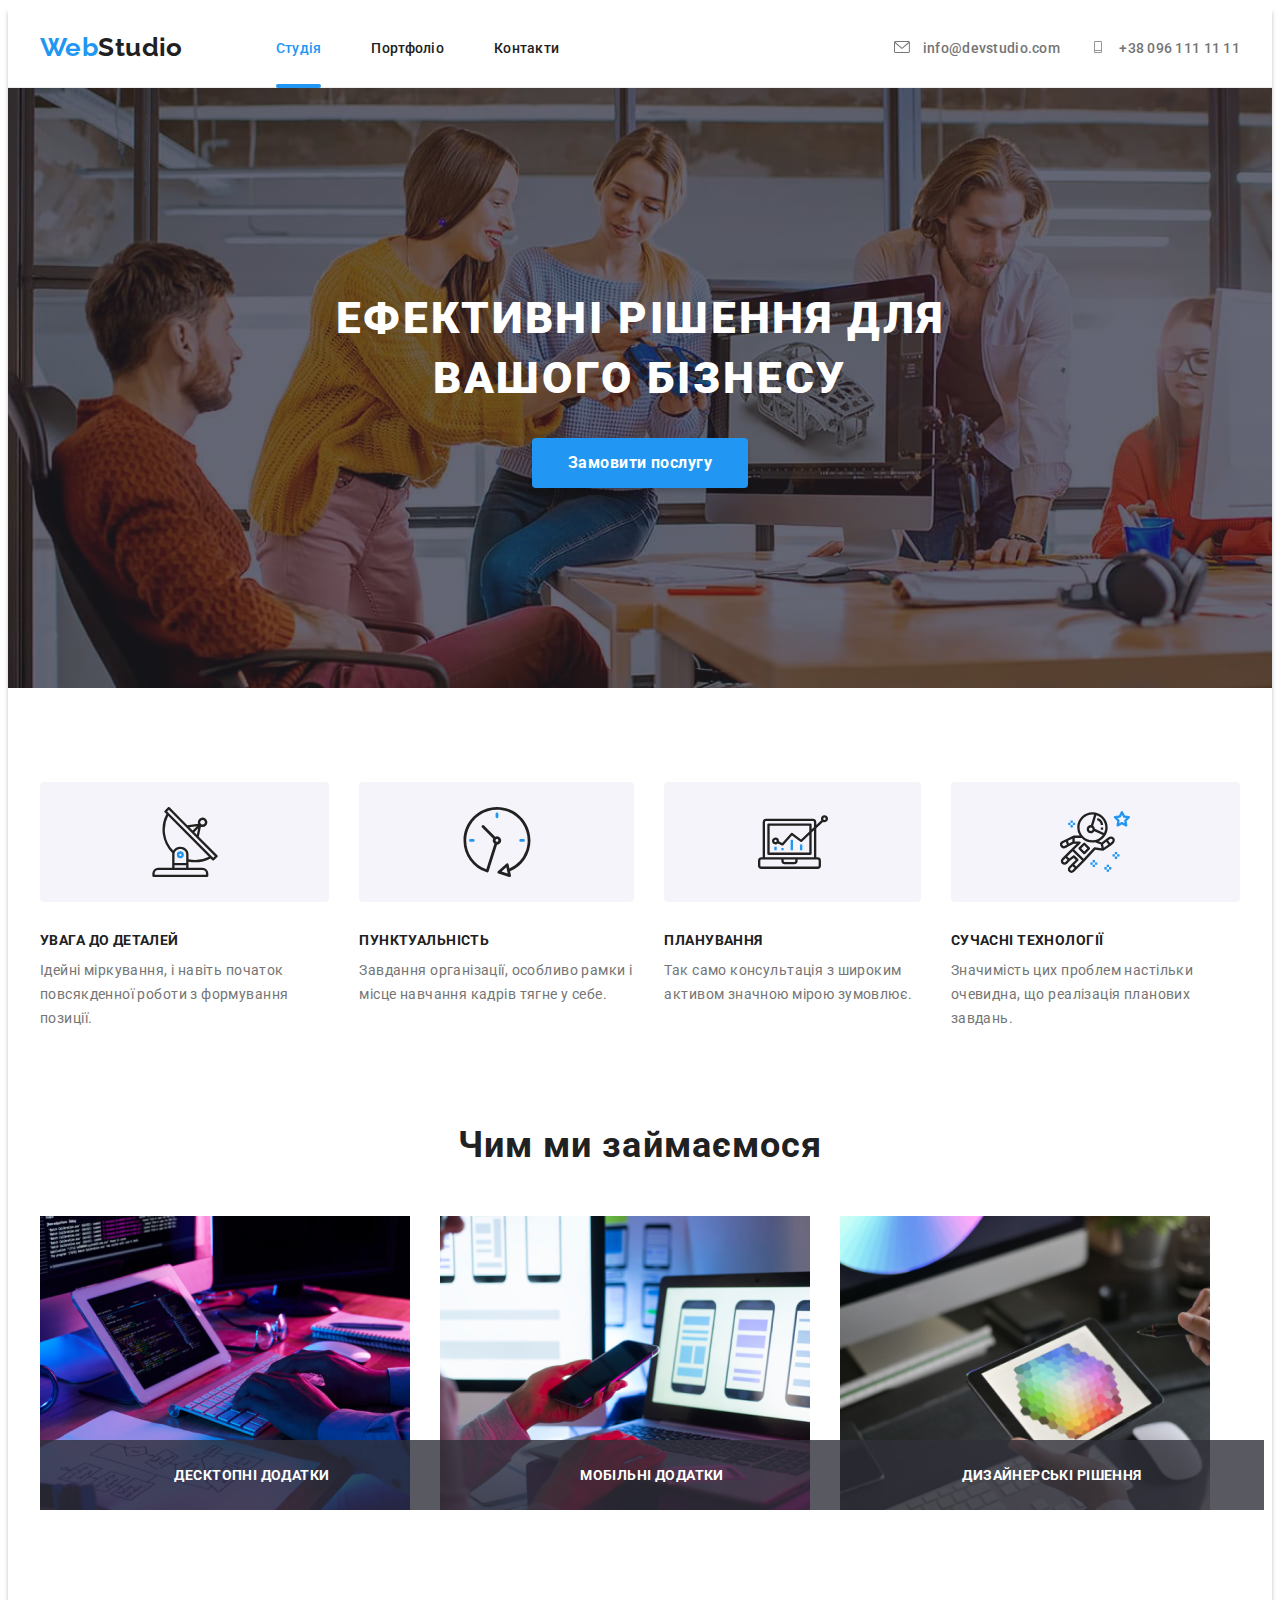
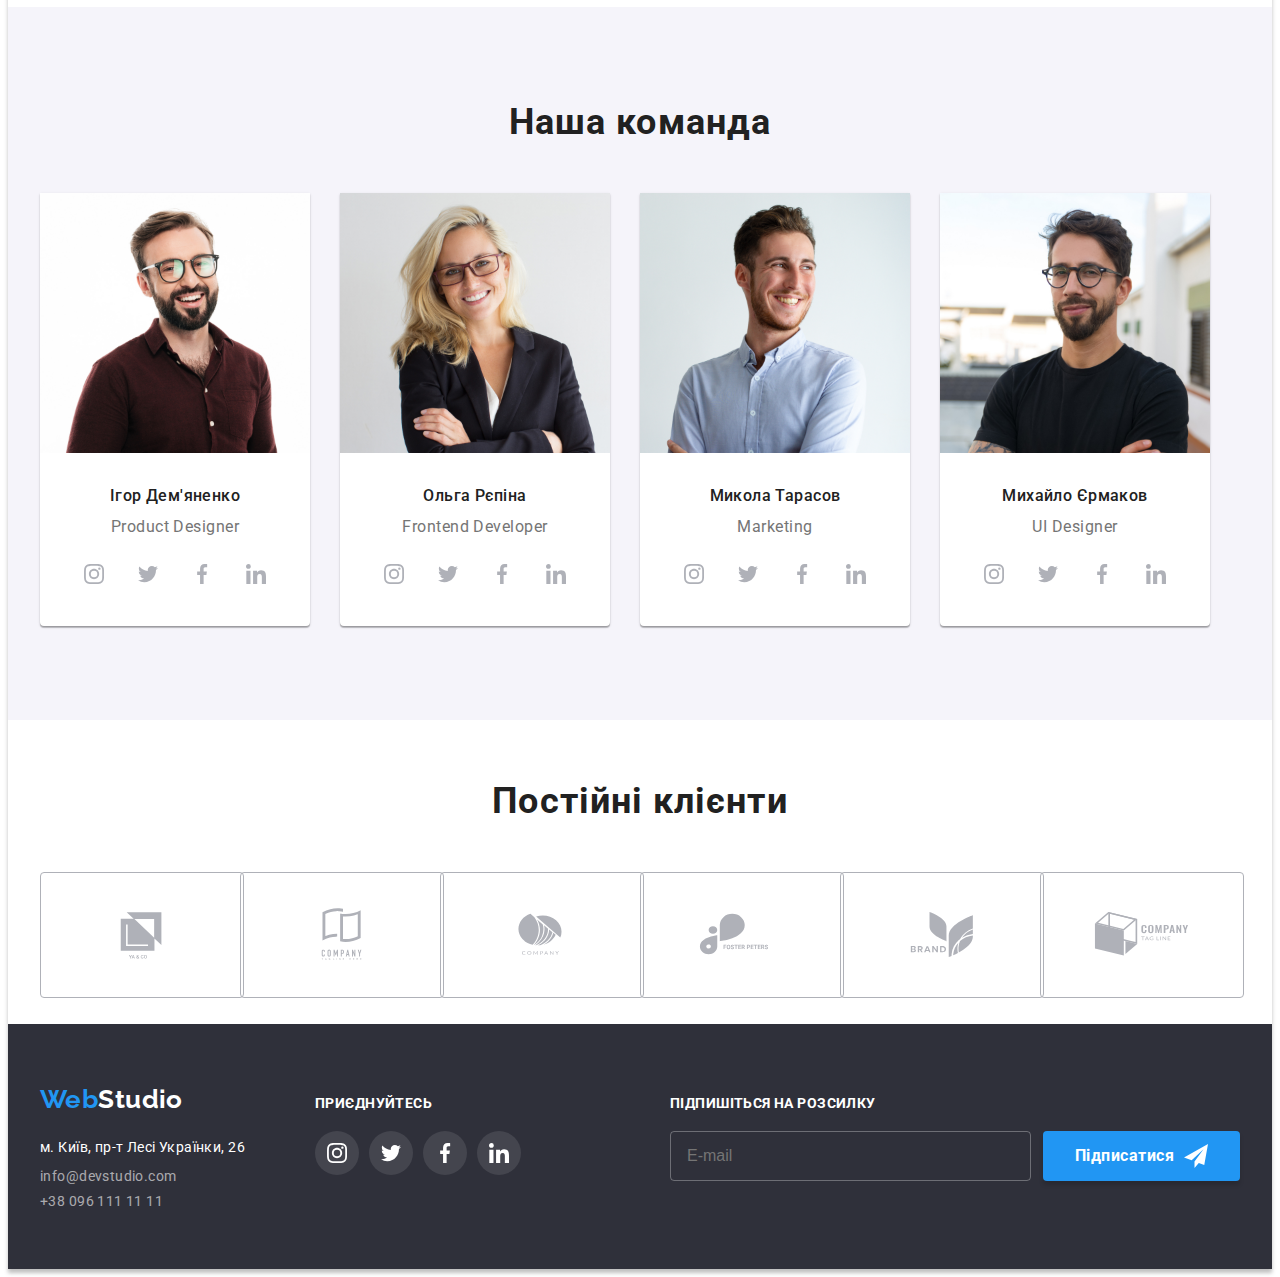
<file: index.html>
<!DOCTYPE html>
<html lang="uk">
  <head>
    <meta charset="UTF-8" />
    <meta http-equiv="X-UA-Compatible" content="IE=edge" />
    <meta name="viewport" content="width=device-width, initial-scale=1.0" />
    <title>WebStudio</title>
    <link rel="preconnect" href="https://fonts.googleapis.com" />
    <link rel="preconnect" href="https://fonts.gstatic.com" crossorigin />
    <!--Fonts-->
    <link
      href="https://fonts.googleapis.com/css2?family=Raleway:wght@700&family=Roboto:wght@400;500;700;900&display=swap"
      rel="stylesheet"
    />
    <!--Normalize-->
    <link
      rel="stylesheet"
      href="https://cdnjs.cloudflare.com/ajax/libs/modern-normalize/1.1.0/modern-normalize.min.css"
      integrity="sha512-wpPYUAdjBVSE4KJnH1VR1HeZfpl1ub8YT/NKx4PuQ5NmX2tKuGu6U/JRp5y+Y8XG2tV+wKQpNHVUX03MfMFn9Q=="
      crossorigin="anonymous"
      referrerpolicy="no-referrer"
    />
    <!--Styles-->
    <link rel="stylesheet" href="./styles/styles.css" />
  </head>
  <body class="page">
    <header class="header">
      <div class="conteiner header-conteiner">
        <!--Логотип посилання-->
        <a class="logo link" href="./index.html" lang="en">
          <span class="accent">Web</span>Studio
        </a>
        <!--Навігація-->
        <nav class="nav">
          <ul class="list-nav list">
            <li class="nav-item">
              <a class="link-nav link active current" href="index.html">Студія</a>
            </li>
            <li class="nav-item">
              <a class="link-nav link" href="portfolio.html">Портфоліо</a>
            </li>
            <li class="nav-item">
              <a class="link-nav link" href="">Контакти</a>
            </li>
          </ul>
        </nav>
        <!--правка 1-->
        <ul class="list-contact list">
          <li class="contact-item">
            <a
              class="link-contact link"
              target="_blank"
              rel="noopener noreferrer"
              href="e-mail:info@devstudio.com"
            >
              <svg class="contact-icon" width="16" height="12">
                <use href="./images/icons.svg#envelope"></use>
              </svg>
              info@devstudio.com
            </a>
          </li>
          <li class="contact-item">
            <a class="link-contact link" href="tell:+380961111111">
              <svg class="contact-icon" width="16" height="12">
                <use href="./images/icons.svg#vector"></use>
              </svg>
              +38 096 111 11 11
            </a>
          </li>
        </ul>
      </div>
    </header>
    <!--Main section(правка 3)(правка 2.1)-->
    <main>
      <!--Шапка(Figma) правка 2-->
      <section class="section-slogan">
        <div class="conteiner slogan-conteiner">
          <h1 class="slogan">Ефективні рішення для вашого бізнесу</h1>
          <button class="btn" type="button" data-modal-open>Замовити послугу</button>
        </div>
      </section>
      <!--Особливості (правка 4)-->
      <section class="about">
        <div class="conteiner about-conteiner">
          <h2 class="hide">Потрібен для семантики</h2>
          <ul class="about-list list">
            <li class="about-item">
              <div class="about-link link">
                <svg class="about-icon" width="70" height="70">
                  <use href="./images/icons.svg#antenna-1"></use>
                </svg>
              </div>
              <h3 class="caption">УВАГА ДО ДЕТАЛЕЙ</h3>
              <p class="desc">
                Ідейні міркування, і навіть початок повсякденної роботи з формування позиції.
              </p>
            </li>
            <li class="about-item">
              <div class="about-link link">
                <svg class="about-icon" width="70" height="70">
                  <use href="./images/icons.svg#clock-1"></use>
                </svg>
              </div>
              <h3 class="caption">ПУНКТУАЛЬНІСТЬ</h3>
              <p class="desc">
                Завдання організації, особливо рамки і місце навчання кадрів тягне у себе.
              </p>
            </li>
            <li class="about-item">
              <div class="about-link link">
                <svg class="about-icon" width="70" height="70">
                  <use href="./images/icons.svg#diagram-1"></use>
                </svg>
              </div>
              <h3 class="caption">ПЛАНУВАННЯ</h3>
              <p class="desc">Так само консультація з широким активом значною мірою зумовлює.</p>
            </li>
            <li class="about-item">
              <div class="about-link link">
                <svg class="about-icon" width="70" height="70">
                  <use href="./images/icons.svg#astronaut-1"></use>
                </svg>
              </div>
              <h3 class="caption">СУЧАСНІ ТЕХНОЛОГІЇ</h3>
              <p class="desc">
                Значимість цих проблем настільки очевидна, що реалізація планових завдань.
              </p>
            </li>
          </ul>
        </div>
      </section>
      <!--Чим ми займаємось-->
      <section class="work">
        <div class="conteiner work-conteiner">
          <h2 class="work-title">Чим ми займаємося</h2>
          <!--Зображення (правка 5)-->
          <ul class="work-list list">
            <li class="work-group">
              <div class="work-img"><img src="./images/studio/box1.png" alt="1" width="370" /></div>
              <p class="work-desc">Десктопні додатки</p>
            </li>
            <li class="work-group">
              <div class="work-img"><img src="./images/studio/box2.png" alt="2" width="370" /></div>
              <p class="work-desc">Мобільні додатки</p>
            </li>
            <li class="work-group">
              <div class="work-img"><img src="./images/studio/box3.png" alt="3" width="370" /></div>
              <p class="work-desc">Дизайнерські рішення</p>
            </li>
          </ul>
        </div>
      </section>
      <!--Наша команда-->
      <section class="team">
        <div class="conteiner team-conteiner">
          <h2 class="team-title">Наша команда</h2>
          <!--Фото з підписами (правка 6)-->
          <ul class="team-list list">
            <!--Працівник 1-->
            <li class="team-item">
              <img
                class="team-img"
                src="./images/team/img1.jpeg"
                alt="Ігор Дем'яненко"
                width="270"
              />
              <div class="team-desc">
                <h3 class="team-name">Ігор Дем'яненко</h3>
                <p class="team-position" lang="en">Product Designer</p>
                <ul class="socials list">
                  <li class="socials-item">
                    <a
                      class="socials-link link"
                      href=""
                      target="_blank"
                      rel="noopener noreferrer"
                      aria-label="Instagram"
                    >
                      <svg class="social-icon" width="20" height="20">
                        <use href="./images/icons.svg#instagram-2"></use>
                      </svg>
                    </a>
                  </li>
                  <li class="socials-item">
                    <a
                      class="socials-link link"
                      href=""
                      target="_blank"
                      rel="noopener noreferrer"
                      aria-label="Twitter"
                    >
                      <svg class="social-icon" width="20" height="20">
                        <use href="./images/icons.svg#twitter-1"></use>
                      </svg>
                    </a>
                  </li>
                  <li class="socials-item">
                    <a
                      class="socials-link link"
                      href=""
                      target="_blank"
                      rel="noopener noreferrer"
                      aria-label="Facebook"
                    >
                      <svg class="social-icon" width="20" height="20">
                        <use href="./images/icons.svg#facebook-1"></use>
                      </svg>
                    </a>
                  </li>
                  <li class="socials-item">
                    <a
                      class="socials-link link"
                      href=""
                      target="_blank"
                      rel="noopener noreferrer"
                      aria-label="Linkedin"
                    >
                      <svg class="social-icon" width="20" height="20">
                        <use href="./images/icons.svg#linkedin-1"></use>
                      </svg>
                    </a>
                  </li>
                </ul>
              </div>
            </li>
            <!--Працівник 2-->
            <li class="team-item">
              <img class="team-img" src="./images/team/img2.jpeg" alt="Ольга Рєпіна" width="270" />
              <div class="team-desc">
                <h3 class="team-name">Ольга Рєпіна</h3>
                <p class="team-position" lang="en">Frontend Developer</p>
                <ul class="socials list">
                  <li class="socials-item">
                    <a
                      class="socials-link link"
                      href=""
                      target="_blank"
                      rel="noopener noreferrer"
                      aria-label="Instagram"
                    >
                      <svg class="social-icon" width="20" height="20">
                        <use href="./images/icons.svg#instagram-2"></use>
                      </svg>
                    </a>
                  </li>
                  <li class="socials-item">
                    <a
                      class="socials-link link"
                      href=""
                      target="_blank"
                      rel="noopener noreferrer"
                      aria-label="Twitter"
                    >
                      <svg class="social-icon" width="20" height="20">
                        <use href="./images/icons.svg#twitter-1"></use>
                      </svg>
                    </a>
                  </li>
                  <li class="socials-item">
                    <a
                      class="socials-link link"
                      href=""
                      target="_blank"
                      rel="noopener noreferrer"
                      aria-label="Facebook"
                    >
                      <svg class="social-icon" width="20" height="20">
                        <use href="./images/icons.svg#facebook-1"></use>
                      </svg>
                    </a>
                  </li>
                  <li class="socials-item">
                    <a
                      class="socials-link link"
                      href=""
                      target="_blank"
                      rel="noopener noreferrer"
                      aria-label="Linkedin"
                    >
                      <svg class="social-icon" width="20" height="20">
                        <use href="./images/icons.svg#linkedin-1"></use>
                      </svg>
                    </a>
                  </li>
                </ul>
              </div>
            </li>
            <!--Працівник 3-->
            <li class="team-item">
              <img
                class="team-img"
                src="./images/team/img3.jpeg"
                alt="Микола Тарасов"
                width="270"
              />
              <div class="team-desc">
                <h3 class="team-name">Микола Тарасов</h3>
                <p class="team-position" lang="en">Marketing</p>
                <ul class="socials list">
                  <li class="socials-item">
                    <a
                      class="socials-link link"
                      href=""
                      target="_blank"
                      rel="noopener noreferrer"
                      aria-label="Instagram"
                    >
                      <svg class="social-icon" width="20" height="20">
                        <use href="./images/icons.svg#instagram-2"></use>
                      </svg>
                    </a>
                  </li>
                  <li class="socials-item">
                    <a
                      class="socials-link link"
                      href=""
                      target="_blank"
                      rel="noopener noreferrer"
                      aria-label="Twitter"
                    >
                      <svg class="social-icon" width="20" height="20">
                        <use href="./images/icons.svg#twitter-1"></use>
                      </svg>
                    </a>
                  </li>
                  <li class="socials-item">
                    <a
                      class="socials-link link"
                      href=""
                      target="_blank"
                      rel="noopener noreferrer"
                      aria-label="Facebook"
                    >
                      <svg class="social-icon" width="20" height="20">
                        <use href="./images/icons.svg#facebook-1"></use>
                      </svg>
                    </a>
                  </li>
                  <li class="socials-item">
                    <a
                      class="socials-link link"
                      href=""
                      target="_blank"
                      rel="noopener noreferrer"
                      aria-label="Linkedin"
                    >
                      <svg class="social-icon" width="20" height="20">
                        <use href="./images/icons.svg#linkedin-1"></use>
                      </svg>
                    </a>
                  </li>
                </ul>
              </div>
            </li>
            <!--Працівник 4-->
            <li class="team-item">
              <img
                class="team-img"
                src="./images/team/img4.jpeg"
                alt="Михайло Єрмаков"
                width="270"
              />
              <div class="team-desc">
                <h3 class="team-name">Михайло Єрмаков</h3>
                <p class="team-position" lang="en">UI Designer</p>
                <ul class="socials list">
                  <li class="socials-item">
                    <a
                      class="socials-link link"
                      href=""
                      target="_blank"
                      rel="noopener noreferrer"
                      aria-label="Instagram"
                    >
                      <svg class="social-icon" width="20" height="20">
                        <use href="./images/icons.svg#instagram-2"></use>
                      </svg>
                    </a>
                  </li>
                  <li class="socials-item">
                    <a
                      class="socials-link link"
                      href=""
                      target="_blank"
                      rel="noopener noreferrer"
                      aria-label="Twitter"
                    >
                      <svg class="social-icon" width="20" height="20">
                        <use href="./images/icons.svg#twitter-1"></use>
                      </svg>
                    </a>
                  </li>
                  <li class="socials-item">
                    <a
                      class="socials-link link"
                      href=""
                      target="_blank"
                      rel="noopener noreferrer"
                      aria-label="Facebook"
                    >
                      <svg class="social-icon" width="20" height="20">
                        <use href="./images/icons.svg#facebook-1"></use>
                      </svg>
                    </a>
                  </li>
                  <li class="socials-item">
                    <a
                      class="socials-link link"
                      href=""
                      target="_blank"
                      rel="noopener noreferrer"
                      aria-label="Linkedin"
                    >
                      <svg class="social-icon" width="20" height="20">
                        <use href="./images/icons.svg#linkedin-1"></use>
                      </svg>
                    </a>
                  </li>
                </ul>
              </div>
            </li>
          </ul>
        </div>
      </section>
      <!--Постійні клієнти-->
      <section class="client">
        <div class="conteiner client-conteiner">
          <h2 class="client-title">Постійні клієнти</h2>
          <ul class="client-list list">
            <li class="client-item">
              <a href="" class="client-link link">
                <svg class="client-icon" width="106" height="60">
                  <use href="./images/icons.svg#logo"></use>
                </svg>
              </a>
            </li>
            <li class="client-item">
              <a href="" class="client-link link">
                <svg class="client-icon" width="106" height="60">
                  <use href="./images/icons.svg#logo-1"></use>
                </svg>
              </a>
            </li>
            <li class="client-item">
              <a href="" class="client-link link">
                <svg class="client-icon" width="106" height="60">
                  <use href="./images/icons.svg#logo-2"></use>
                </svg>
              </a>
            </li>
            <li class="client-item">
              <a href="" class="client-link link">
                <svg class="client-icon" width="106" height="60">
                  <use href="./images/icons.svg#logo-3"></use>
                </svg>
              </a>
            </li>
            <li class="client-item">
              <a href="" class="client-link link">
                <svg class="client-icon" width="106" height="60">
                  <use href="./images/icons.svg#logo-4"></use>
                </svg>
              </a>
            </li>
            <li class="client-item">
              <a href="" class="client-link link">
                <svg class="client-icon" width="106" height="60">
                  <use href="./images/icons.svg#logo-5"></use>
                </svg>
              </a>
            </li>
          </ul>
        </div>
      </section>
    </main>
    <!--Підвал-->
    <footer class="footer">
      <div class="conteiner footer-conteiner">
        <div class="footer-address">
          <a class="logo link" href=""> <span class="accent">Web</span>Studio</a>
          <!--правка 7-->
          <address class="address">
            <p class="address-desc">м. Київ, пр-т Лесі Українки, 26</p>
            <ul class="address-list list">
              <li class="address-item">
                <a
                  class="address-link link"
                  target="_blank"
                  rel="noopener noreferrer"
                  href="e-mail:info@devstudio.com"
                >
                  info@devstudio.com
                </a>
              </li>
              <li class="address-item">
                <a class="address-link link" href="tell:+380961111111">+38 096 111 11 11</a>
              </li>
            </ul>
          </address>
        </div>
        <div class="footer-icons">
          <h3 class="footer-title">приєднуйтесь</h3>
          <ul class="footer-socials list">
            <li class="footer-socials-item">
              <a
                class="footer-socials-link link"
                href=""
                target="_blank"
                rel="noopener noreferrer"
                aria-label="Instagram"
              >
                <svg class="footer-socials-icon" width="20" height="20">
                  <use href="./images/icons.svg#instagram-2"></use>
                </svg>
              </a>
            </li>
            <li class="footer-socials-item">
              <a
                class="footer-socials-link link"
                href=""
                target="_blank"
                rel="noopener noreferrer"
                aria-label="Twitter"
              >
                <svg class="footer-socials-icon" width="20" height="20">
                  <use href="./images/icons.svg#twitter-1"></use>
                </svg>
              </a>
            </li>
            <li class="footer-socials-item">
              <a
                class="footer-socials-link link"
                href=""
                target="_blank"
                rel="noopener noreferrer"
                aria-label="Facebook"
              >
                <svg class="footer-socials-icon" width="20" height="20">
                  <use href="./images/icons.svg#facebook-1"></use>
                </svg>
              </a>
            </li>
            <li class="footer-socials-item">
              <a
                class="footer-socials-link link"
                href=""
                target="_blank"
                rel="noopener noreferrer"
                aria-label="Linkedin"
              >
                <svg class="footer-socials-icon" width="20" height="20">
                  <use href="./images/icons.svg#linkedin-1"></use>
                </svg>
              </a>
            </li>
          </ul>
        </div>
        <div class="footer-form">
          <h2 class="footer-title">Підпишіться на розсилку</h2>
          <form>
            <div class="form-group">
              <input class="mail-input" type="text" name="email" placeholder="E-mail">
              <button class="btn footer-btn" type="submit">
                Підписатися
                <svg class="footer-socials-icon" width="24" height="24">
                  <use href="./images/icons.svg#icon-send"></use>
                </svg>
              </button>
            </div>
          </form>
        </div>
      </div>
    </footer>

    <!--Modal window-->
    <div class="backdrop is-hidden" data-modal>
      <div class="modal">
        <button class="modal-btn" type="button" data-modal-close>
          <svg class="close-icon" width="30" height="30">
            <use href="./images/icons.svg#close-black"></use>
          </svg>
        </button>
        <!--Форма реестрації-->
        
        <form class="form register-form" name="register-form" autocomplete="on" novalidate>
          <!--Заголовок-->
          <strong class="reg-form-title">Залиште свої дані, ми вам передзвонимо</strong>
          <!--Дані користувача-->
          <div class="reg-form-group">


            
              <label class="reg-form-field">
                <span class="reg-form-label">Ім'я</span>
                <input class="reg-form-input" name="name" type="text">
                  <svg class="reg-form-icon" width="18" height="18">
                    <use href="./images/icons.svg#icon-person-form"></use>
                </svg>
              </label>
            


            <label class="reg-form-field">
              <span class="reg-form-label">Телефон</span>
              <input class="reg-form-input" name="phone" type="tel">
              <svg class="reg-form-icon" width="18" height="18">
                <use href="./images/icons.svg#icon-phone-form"></use>
              </svg>
            </label>


            <label class="reg-form-field">
              <span class="reg-form-label">Пошта</span>
              <input class="reg-form-input" name="mail" type="email">
              <svg class="reg-form-icon" width="18" height="18">
                <use href="./images/icons.svg#icon-email-form"></use>
              </svg>
            </label>


            <label class="reg-form-field">
              <span class="reg-form-label">Коментар</span>
              <textarea class="comment" name="comment" rows="10" placeholder="Введіть текст"></textarea>
            </label>
          </div>

          <!--Умови-->
          <label class="reg-form-agreement">
            <input class="reg-form-checkbox visually-hidden" type="checkbox">
            <svg class="reg-form-icons" width="16" height="15">
              <use class="icon-check" href="./images/icons.svg#icon-check"></use>
              <use class="icon-uncheck" href="./images/icons.svg#icon-uncheck"></use>
            </svg>
            <span class="reg-form-desc">
              Погоджуюся з розсилкою та приймаю
              <a class="reg-form-link" href="">
                Умови договору
              </a>
            </span>
          </label>
          <button class="btn reg-btn" type="submit">Відправити</button>
        </form>
      </div>

      <!--JS Scripte-->
      <script src="./js/modal.js"></script>
      <!--Скрипт для зручності-->
      <script>
        (() => {
          document.querySelector('.register-form').addEventListener('submit', e => {
            e.preventDefault();
            new FormData(e.currentTarget).forEach((value, name) =>
              console.log(`${name}: ${value}`)
            );
          });
        })();
      </script>
    </div>
  </body>
</html>
</file>
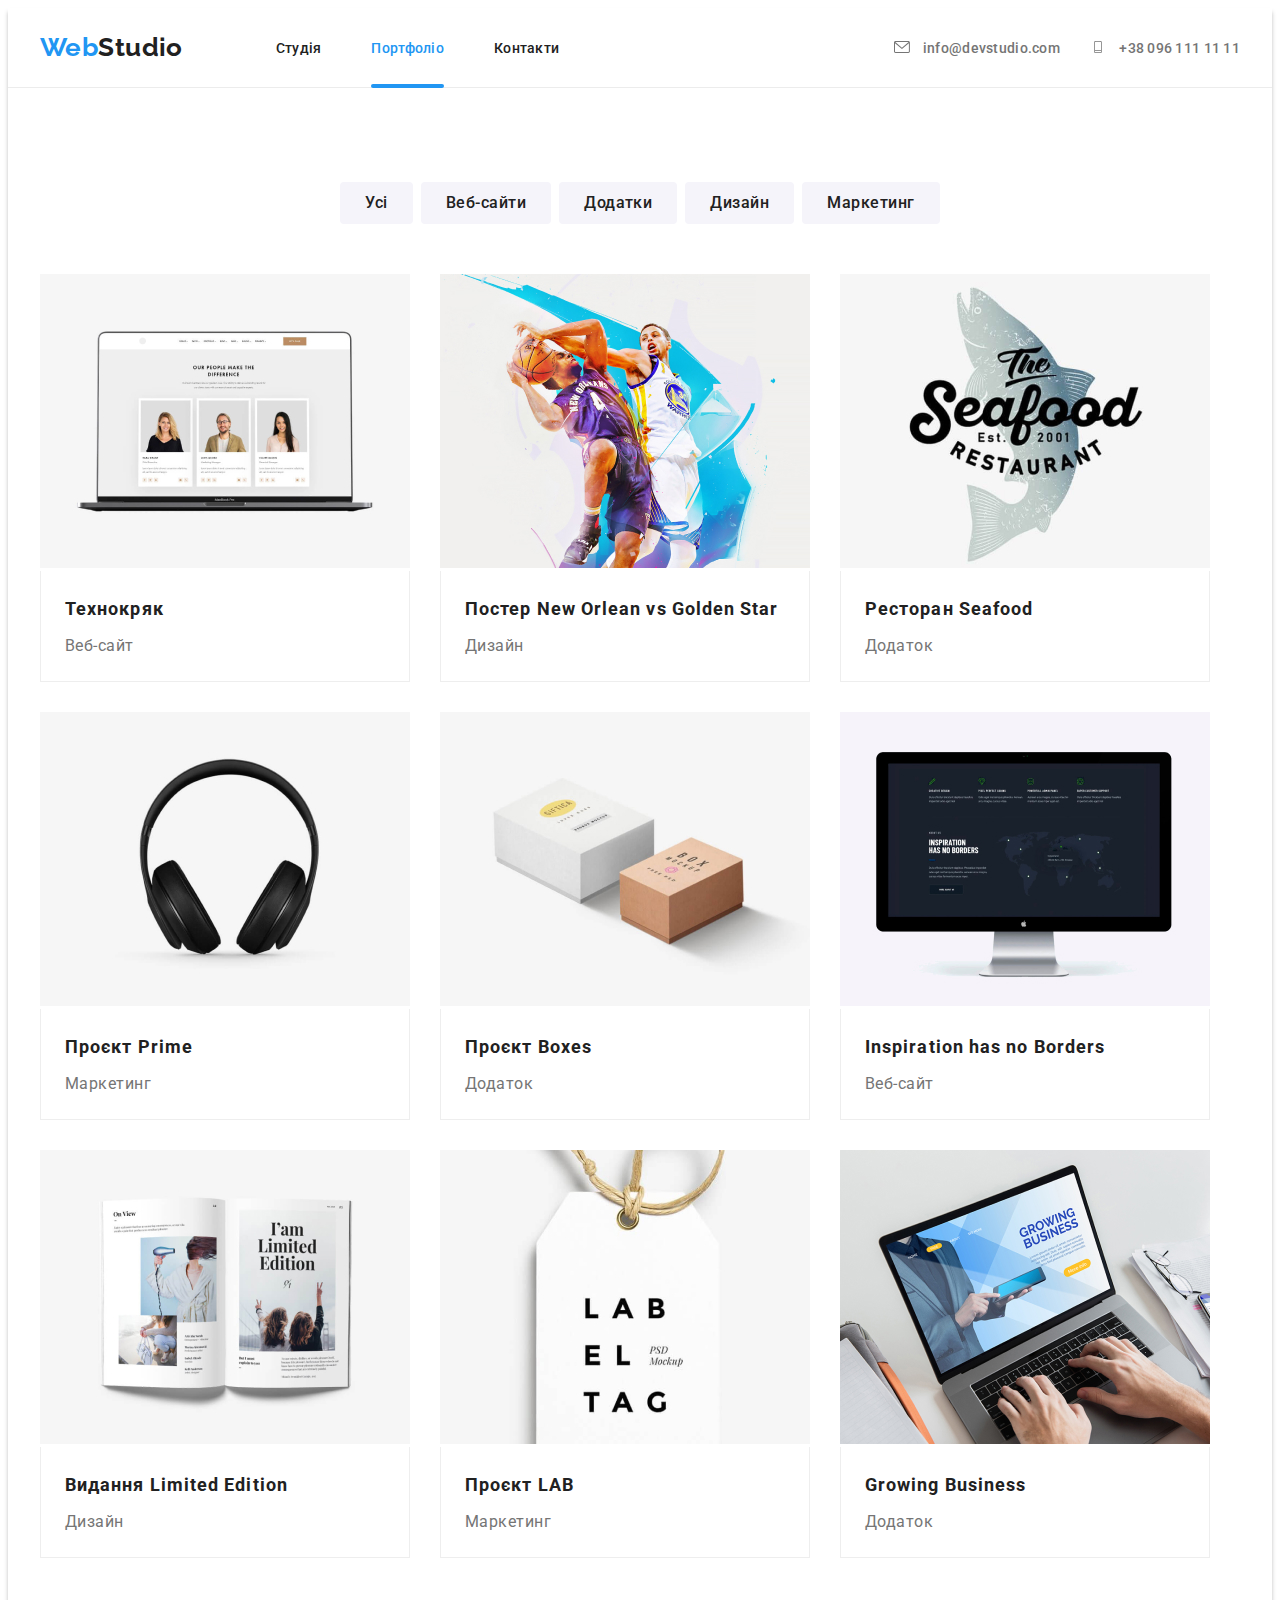
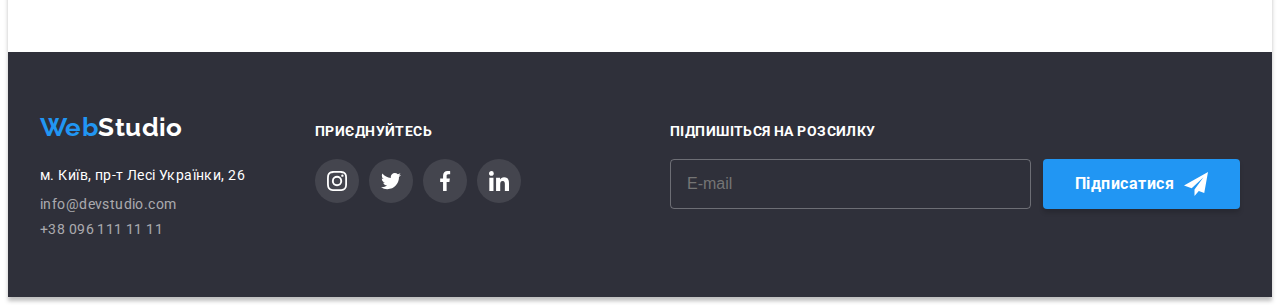
<file: portfolio.html>
<!DOCTYPE html>
<html lang="uk">
  <head>
    <meta charset="UTF-8" />
    <meta http-equiv="X-UA-Compatible" content="IE=edge" />
    <meta name="viewport" content="width=device-width, initial-scale=1.0" />
    <title>Portfolio</title>
    <link rel="preconnect" href="https://fonts.googleapis.com" />
    <link rel="preconnect" href="https://fonts.gstatic.com" crossorigin />
    <!--Fonts-->
    <link
      href="https://fonts.googleapis.com/css2?family=Raleway:wght@700&family=Roboto:wght@400;500;700;900&display=swap"
      rel="stylesheet"
    />
    <!--Normalize-->
    <link
      rel="stylesheet"
      href="https://cdnjs.cloudflare.com/ajax/libs/modern-normalize/1.1.0/modern-normalize.min.css"
      integrity="sha512-wpPYUAdjBVSE4KJnH1VR1HeZfpl1ub8YT/NKx4PuQ5NmX2tKuGu6U/JRp5y+Y8XG2tV+wKQpNHVUX03MfMFn9Q=="
      crossorigin="anonymous"
      referrerpolicy="no-referrer"
    />
    <!--Styles-->
    <link rel="stylesheet" href="./styles/styles.css" />
  </head>
  <body class="page">
    <header class="header">
      <div class="conteiner header-conteiner">
        <!--Логотип посилання-->
        <a class="logo link" href="./index.html" lang="en">
          <span class="accent">Web</span>Studio
        </a>
        <!--Навігація-->
        <nav class="nav">
          <ul class="list-nav">
            <li class="nav-item">
              <a class="link-nav link" href="index.html">Студія</a>
            </li>
            <li class="nav-item">
              <a class="link-nav link active current" href="portfolio.html">Портфоліо</a>
            </li>
            <li class="nav-item">
              <a class="link-nav link" href="">Контакти</a>
            </li>
          </ul>
        </nav>
        <!--правка 1-->
        <ul class="list-contact">
          <li class="contact-item">
            <a
              class="link-contact link"
              target="_blank"
              rel="noopener noreferrer"
              href="e-mail:info@devstudio.com"
            >
              <svg class="contact-icon" width="16" height="12">
                <use href="./images/icons.svg#envelope"></use>
              </svg>
              info@devstudio.com
            </a>
          </li>
          <li class="contact-item">
            <a class="link-contact link" href="tell:+380961111111">
              <svg class="contact-icon" width="16" height="12">
                <use href="./images/icons.svg#vector"></use>
              </svg>
              +38 096 111 11 11
            </a>
          </li>
        </ul>
      </div>
    </header>
    <main>
      <section class="section-hero">
        <div class="conteiner">
          <ul class="filter-group list">
            <li class="filter-list">
              <button class="filter-btn" type="button">Усі</button>
            </li>
            <li class="filter-list">
              <button class="filter-btn" type="button">Веб-сайти</button>
            </li>
            <li class="filter-list">
              <button class="filter-btn" type="button">Додатки</button>
            </li>
            <li class="filter-list">
              <button class="filter-btn" type="button">Дизайн</button>
            </li>
            <li class="filter-list">
              <button class="filter-btn" type="button">Маркетинг</button>
            </li>
          </ul>
          <ul class="projects list">
            <!--Список проектів-->
            <!--Проект1-->
            <li class="project-item">
              <a class="project-thumb link" href="">
                <div class="img-overlay">
                  <img
                    class="project-img"
                    src="./images/portfolio/projects/img1.jpeg"
                    alt="Технокряк"
                    width="370"
                  />
                  <div class="overlay">
                    <p class="overlay-desc"
                      >Ресурс пропонує комплексні пропозиції з різним рівнем функціоналу та
                      сервісів. Все це дозволить відвідувачу отримати вичерпні відомості про
                      компанію чи приватну особу.</p
                    >
                  </div>
                </div>
                <div class="project-desc-group">
                  <h3 class="project-title">Технокряк</h3>
                  <p class="project-desc">Веб-сайт</p>
                </div>
              </a>
            </li>
            <!--Проект2-->
            <li class="project-item">
              <a class="project-thumb link" href="">
                <div class="img-overlay">
                  <img
                    class="project-img"
                    src="./images/portfolio/projects/img2.jpeg"
                    alt="Постер New Orlean vs Golden Star"
                    width="370"
                  />
                  <div class="overlay">
                    <p class="overlay-desc"
                      >Ресурс пропонує комплексні пропозиції з різним рівнем функціоналу та
                      сервісів. Все це дозволить відвідувачу отримати вичерпні відомості про
                      компанію чи приватну особу.</p
                    >
                  </div>
                </div>
                <div class="project-desc-group">
                  <h3 class="project-title">Постер New Orlean vs Golden Star</h3>
                  <p class="project-desc">Дизайн</p>
                </div>
              </a>
            </li>
            <!--Проект3-->
            <li class="project-item">
              <a class="project-thumb link" href="">
                <div class="img-overlay">
                  <img
                    class="project-img"
                    src="./images/portfolio/projects/img3.jpeg"
                    alt="Ресторан Seafood"
                    width="370"
                  />
                  <div class="overlay">
                    <p class="overlay-desc"
                      >Ресурс пропонує комплексні пропозиції з різним рівнем функціоналу та
                      сервісів. Все це дозволить відвідувачу отримати вичерпні відомості про
                      компанію чи приватну особу.</p
                    >
                  </div>
                </div>
                <div class="project-desc-group">
                  <h3 class="project-title">Ресторан Seafood</h3>
                  <p class="project-desc">Додаток</p>
                </div>
              </a>
            </li>
            <!--Проект4-->
            <li class="project-item">
              <a class="project-thumb link" href="">
                <div class="img-overlay">
                  <img
                    class="project-img"
                    src="./images/portfolio/projects/img4.jpeg"
                    alt="Проєкт Prime"
                    width="370"
                  />
                  <div class="overlay">
                    <p class="overlay-desc"
                      >Ресурс пропонує комплексні пропозиції з різним рівнем функціоналу та
                      сервісів. Все це дозволить відвідувачу отримати вичерпні відомості про
                      компанію чи приватну особу.</p
                    >
                  </div>
                </div>
                <div class="project-desc-group">
                  <h3 class="project-title">Проєкт Prime</h3>
                  <p class="project-desc">Маркетинг</p>
                </div>
              </a>
            </li>
            <!--Проект5-->
            <li class="project-item">
              <a class="project-thumb link" href="">
                <div class="img-overlay">
                  <img
                    class="project-img"
                    src="./images/portfolio/projects/img5.jpeg"
                    alt="Проєкт Boxes"
                    width="370"
                  />
                  <div class="overlay">
                    <p class="overlay-desc"
                      >Ресурс пропонує комплексні пропозиції з різним рівнем функціоналу та
                      сервісів. Все це дозволить відвідувачу отримати вичерпні відомості про
                      компанію чи приватну особу.</p
                    >
                  </div>
                </div>
                <div class="project-desc-group">
                  <h3 class="project-title">Проєкт Boxes</h3>
                  <p class="project-desc">Додаток</p>
                </div>
              </a>
            </li>
            <!--Проект6-->
            <li class="project-item">
              <a class="project-thumb link" href="">
                <div class="img-overlay">
                  <img
                    class="project-img"
                    src="./images/portfolio/projects/img6.jpeg"
                    alt="Inspiration has no Borders"
                    width="370"
                  />
                  <div class="overlay">
                    <p class="overlay-desc"
                      >Ресурс пропонує комплексні пропозиції з різним рівнем функціоналу та
                      сервісів. Все це дозволить відвідувачу отримати вичерпні відомості про
                      компанію чи приватну особу.</p
                    >
                  </div>
                </div>
                <div class="project-desc-group">
                  <h3 class="project-title">Inspiration has no Borders</h3>
                  <p class="project-desc">Веб-сайт</p>
                </div>
              </a>
            </li>
            <!--Проект7-->
            <li class="project-item">
              <a class="project-thumb link" href="">
                <div class="img-overlay">
                  <img
                    class="project-img"
                    src="./images/portfolio/projects/img7.jpeg"
                    alt="Видання Limited Edition"
                    width="370"
                  />
                  <div class="overlay">
                    <p class="overlay-desc"
                      >Ресурс пропонує комплексні пропозиції з різним рівнем функціоналу та
                      сервісів. Все це дозволить відвідувачу отримати вичерпні відомості про
                      компанію чи приватну особу.</p
                    >
                  </div>
                </div>
                <div class="project-desc-group">
                  <h3 class="project-title">Видання Limited Edition</h3>
                  <p class="project-desc">Дизайн</p>
                </div>
              </a>
            </li>
            <!--Проект8-->
            <li class="project-item">
              <a class="project-thumb link" href="">
                <div class="img-overlay">
                  <img
                    class="project-img"
                    src="./images/portfolio/projects/img8.jpeg"
                    alt="Проєкт LAB"
                    width="370"
                  />
                  <div class="overlay">
                    <p class="overlay-desc"
                      >Ресурс пропонує комплексні пропозиції з різним рівнем функціоналу та
                      сервісів. Все це дозволить відвідувачу отримати вичерпні відомості про
                      компанію чи приватну особу.</p
                    >
                  </div>
                </div>
                <div class="project-desc-group">
                  <h3 class="project-title">Проєкт LAB</h3>
                  <p class="project-desc">Маркетинг</p>
                </div>
              </a>
            </li>
            <!--Проект9-->
            <li class="project-item">
              <a class="project-thumb link" href="">
                <div class="img-overlay">
                  <img
                    class="project-img"
                    src="./images/portfolio/projects/img9.jpeg"
                    alt="Growing Business"
                    width="370"
                  />
                  <div class="overlay">
                    <p class="overlay-desc"
                      >Ресурс пропонує комплексні пропозиції з різним рівнем функціоналу та
                      сервісів. Все це дозволить відвідувачу отримати вичерпні відомості про
                      компанію чи приватну особу.</p
                    >
                  </div>
                </div>
                <div class="project-desc-group">
                  <h3 class="project-title">Growing Business</h3>
                  <p class="project-desc">Додаток</p>
                </div>
              </a>
            </li>
          </ul>
        </div>
      </section>
    </main>
    <footer class="footer">
      <div class="conteiner footer-conteiner">
        <div class="footer-address">
          <a class="logo link" href=""> <span class="accent">Web</span>Studio</a>
          <!--правка 7-->
          <address class="address">
            <p class="address-desc">м. Київ, пр-т Лесі Українки, 26</p>
            <ul class="address-list list">
              <li class="address-item">
                <a class="address-link link" target="_blank" rel="noopener noreferrer" href="e-mail:info@devstudio.com">
                  info@devstudio.com
                </a>
              </li>
              <li class="address-item">
                <a class="address-link link" href="tell:+380961111111">+38 096 111 11 11</a>
              </li>
            </ul>
          </address>
        </div>
        <div class="footer-icons">
          <h3 class="footer-title">приєднуйтесь</h3>
          <ul class="footer-socials list">
            <li class="footer-socials-item">
              <a class="footer-socials-link link" href="" target="_blank" rel="noopener noreferrer" aria-label="Instagram">
                <svg class="footer-socials-icon" width="20" height="20">
                  <use href="./images/icons.svg#instagram-2"></use>
                </svg>
              </a>
            </li>
            <li class="footer-socials-item">
              <a class="footer-socials-link link" href="" target="_blank" rel="noopener noreferrer" aria-label="Twitter">
                <svg class="footer-socials-icon" width="20" height="20">
                  <use href="./images/icons.svg#twitter-1"></use>
                </svg>
              </a>
            </li>
            <li class="footer-socials-item">
              <a class="footer-socials-link link" href="" target="_blank" rel="noopener noreferrer" aria-label="Facebook">
                <svg class="footer-socials-icon" width="20" height="20">
                  <use href="./images/icons.svg#facebook-1"></use>
                </svg>
              </a>
            </li>
            <li class="footer-socials-item">
              <a class="footer-socials-link link" href="" target="_blank" rel="noopener noreferrer" aria-label="Linkedin">
                <svg class="footer-socials-icon" width="20" height="20">
                  <use href="./images/icons.svg#linkedin-1"></use>
                </svg>
              </a>
            </li>
          </ul>
        </div>
        <div class="footer-form">
          <h2 class="footer-title">Підпишіться на розсилку</h2>
          <form>
            <div class="form-group">
              <input class="mail-input" type="text" name="email" placeholder="E-mail">
              <button class="btn footer-btn" type="submit">
                Підписатися
                <svg class="footer-socials-icon" width="24" height="24">
                  <use href="./images/icons.svg#icon-send"></use>
                </svg>
              </button>
            </div>
          </form>
        </div>
      </div>
    </footer>
  </body>
</html>
</file>
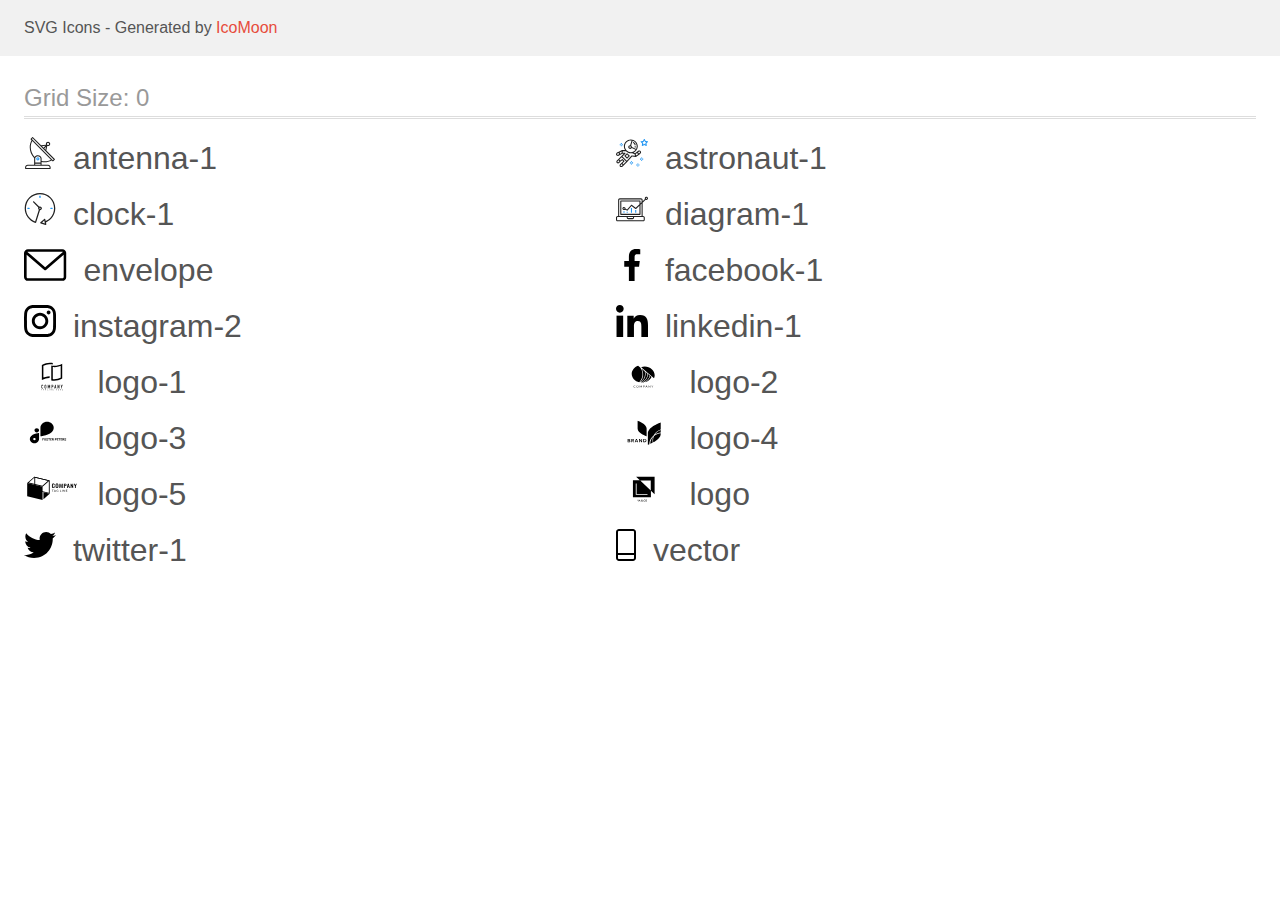
<file: images/icons/icomoon/demo.html>
<!doctype html>
<html>
<head>
    <title>IcoMoon - SVG Icons</title>
    <meta charset="utf-8">
    <meta name="viewport" content="width=device-width, initial-scale=1">
    <link rel="stylesheet" href="demo-files/demo.css">
    <link rel="stylesheet" href="style.css">
</head>
<body>
<svg aria-hidden="true" style="position: absolute; width: 0; height: 0; overflow: hidden;" version="1.1" xmlns="http://www.w3.org/2000/svg" xmlns:xlink="http://www.w3.org/1999/xlink">
<defs>
<symbol id="antenna-1" viewBox="0 0 32 32">
<path fill="#212121" style="fill: var(--color1, #212121)" d="M30.773 22.098l-8.443-8.505 0.937-4.615c0.242 0.094 0.499 0.144 0.758 0.146h0.006c1.192 0.014 2.17-0.941 2.184-2.133s-0.941-2.17-2.133-2.184c-1.192-0.014-2.17 0.941-2.184 2.133-0.003 0.255 0.039 0.509 0.125 0.749l-4.96 0.605-8.091-8.133c-0.099-0.101-0.235-0.159-0.377-0.16-0.14 0.001-0.274 0.056-0.373 0.155l-1.513 1.504c-0.208 0.208-0.208 0.546 0 0.754l0.814 0.826c-3.153 5.798-2.129 12.978 2.519 17.663 0.043 0.041 0.092 0.074 0.146 0.098-0.034 0.18-0.051 0.364-0.052 0.547v6.187h-6.4c-1.472 0.002-2.665 1.195-2.667 2.667v1.067c0 0.295 0.239 0.533 0.533 0.533h24.533c0.295 0 0.533-0.239 0.533-0.533v-1.067c-0.002-1.472-1.195-2.665-2.667-2.667h-6.4v-2.742c1.003 0.21 2.024 0.317 3.049 0.32 2.458-0.003 4.877-0.615 7.040-1.783l0.818 0.823c0.099 0.101 0.235 0.159 0.377 0.16 0.14-0.001 0.274-0.056 0.373-0.155l1.513-1.504c0.208-0.208 0.208-0.546 0-0.754zM23.28 6.233c0.418-0.415 1.093-0.414 1.508 0.004s0.414 1.093-0.004 1.508c-0.2 0.199-0.47 0.31-0.752 0.31h-0.003c-0.589-0.003-1.064-0.483-1.061-1.072 0.002-0.282 0.115-0.552 0.314-0.751h-0.002zM22.024 9.738l-0.598 2.946-1.175-1.182 1.774-1.763zM21.419 8.836l-1.92 1.909-1.485-1.493 3.405-0.415zM24.004 28.8c0.884 0 1.6 0.716 1.6 1.6v0.533h-23.467v-0.533c0-0.884 0.716-1.6 1.6-1.6h20.267zM16.537 26.667v1.067h-5.333v-1.067h5.333zM11.204 25.6v-4.053c0-1.294 1.196-2.347 2.667-2.347s2.667 1.053 2.667 2.347v4.053h-5.333zM17.604 23.904v-2.357c0-1.882-1.675-3.413-3.733-3.413-1.331-0.020-2.576 0.657-3.281 1.786-4.058-4.274-4.971-10.645-2.279-15.887l18.602 18.708c-2.872 1.461-6.165 1.873-9.309 1.163zM28.893 23.22l-21.057-21.181 0.755-0.752 7.935 7.98c0.004 0 0.006 0.007 0.010 0.010l13.115 13.191-0.757 0.752z"></path>
<path fill="#2196f3" style="fill: var(--color2, #2196f3)" d="M13.876 20.267h-0.005c-0.884-0.001-1.601 0.714-1.602 1.598s0.714 1.601 1.598 1.602h0.005c0.884 0.001 1.601-0.714 1.602-1.598s-0.714-1.601-1.598-1.602zM14.249 22.245c-0.1 0.1-0.236 0.156-0.378 0.155-0.295-0.002-0.532-0.242-0.531-0.536 0.001-0.141 0.057-0.276 0.157-0.375s0.233-0.154 0.373-0.155c0.295 0.002 0.532 0.241 0.53 0.536-0.001 0.141-0.057 0.276-0.157 0.375h0.005z"></path>
</symbol>
<symbol id="astronaut-1" viewBox="0 0 32 32">
<path fill="#2196f3" style="fill: var(--color2, #2196f3)" d="M31.974 4.524c-0.063-0.193-0.229-0.333-0.43-0.363l-1.91-0.278-0.855-1.731c-0.179-0.365-0.777-0.365-0.956 0l-0.855 1.731-1.91 0.278c-0.201 0.029-0.367 0.17-0.431 0.363-0.062 0.193-0.011 0.405 0.135 0.547l1.383 1.348-0.326 1.903c-0.034 0.2 0.048 0.402 0.212 0.522 0.166 0.121 0.382 0.135 0.562 0.040l1.709-0.899 1.709 0.899c0.078 0.041 0.164 0.061 0.249 0.061 0.11 0 0.221-0.034 0.314-0.102 0.164-0.119 0.246-0.322 0.212-0.522l-0.326-1.903 1.383-1.348c0.145-0.142 0.197-0.354 0.135-0.547zM29.511 5.851c-0.125 0.122-0.183 0.299-0.153 0.472l0.191 1.114-1-0.526c-0.078-0.041-0.163-0.061-0.249-0.061s-0.17 0.020-0.249 0.061l-1.001 0.526 0.191-1.114c0.030-0.173-0.028-0.349-0.153-0.472l-0.81-0.789 1.119-0.163c0.174-0.025 0.324-0.134 0.402-0.292l0.5-1.013 0.5 1.013c0.078 0.157 0.228 0.267 0.402 0.292l1.119 0.163-0.809 0.789z"></path>
<path fill="#2196f3" style="fill: var(--color2, #2196f3)" d="M26.134 20.522h-1.067v1.067h1.067v-1.067z"></path>
<path fill="#2196f3" style="fill: var(--color2, #2196f3)" d="M26.134 22.656h-1.067v1.067h1.067v-1.067z"></path>
<path fill="#2196f3" style="fill: var(--color2, #2196f3)" d="M27.2 21.589h-1.067v1.067h1.067v-1.067z"></path>
<path fill="#2196f3" style="fill: var(--color2, #2196f3)" d="M25.067 21.589h-1.067v1.067h1.067v-1.067z"></path>
<path fill="#2196f3" style="fill: var(--color2, #2196f3)" d="M22.4 26.389h-1.067v1.067h1.067v-1.067z"></path>
<path fill="#2196f3" style="fill: var(--color2, #2196f3)" d="M22.4 28.522h-1.067v1.067h1.067v-1.067z"></path>
<path fill="#2196f3" style="fill: var(--color2, #2196f3)" d="M23.467 27.456h-1.067v1.067h1.067v-1.067z"></path>
<path fill="#2196f3" style="fill: var(--color2, #2196f3)" d="M21.333 27.456h-1.067v1.067h1.067v-1.067z"></path>
<path fill="#2196f3" style="fill: var(--color2, #2196f3)" d="M16 24.256h-1.067v1.067h1.067v-1.067z"></path>
<path fill="#2196f3" style="fill: var(--color2, #2196f3)" d="M16 26.389h-1.067v1.067h1.067v-1.067z"></path>
<path fill="#2196f3" style="fill: var(--color2, #2196f3)" d="M17.067 25.322h-1.067v1.067h1.067v-1.067z"></path>
<path fill="#2196f3" style="fill: var(--color2, #2196f3)" d="M14.933 25.322h-1.067v1.067h1.067v-1.067z"></path>
<path fill="#2196f3" style="fill: var(--color2, #2196f3)" d="M5.867 6.122h-1.067v1.067h1.067v-1.067z"></path>
<path fill="#2196f3" style="fill: var(--color2, #2196f3)" d="M5.867 8.255h-1.067v1.067h1.067v-1.067z"></path>
<path fill="#2196f3" style="fill: var(--color2, #2196f3)" d="M6.933 7.189h-1.067v1.067h1.067v-1.067z"></path>
<path fill="#2196f3" style="fill: var(--color2, #2196f3)" d="M4.8 7.189h-1.067v1.067h1.067v-1.067z"></path>
<path fill="#212121" style="fill: var(--color1, #212121)" d="M24.715 14.159c-0.287-0.388-0.709-0.637-1.188-0.705-0.481-0.068-0.956 0.058-1.34 0.352l-1.252 0.96-1.898 1.417-1.358-0.541c2.421-1.086 4.114-3.508 4.114-6.32 0-3.823-3.123-6.933-6.961-6.933s-6.961 3.11-6.961 6.933c0 1.386 0.414 2.674 1.12 3.758l-2.764-0.024c-0.002 0-0.003 0-0.005 0-0.009 0-0.015 0.004-0.023 0.005-0.053 0.002-0.105 0.013-0.155 0.031-0.013 0.005-0.026 0.008-0.038 0.013-0.006 0.003-0.013 0.003-0.019 0.006l-3.233 1.596c-0.001 0-0.001 0-0.001 0.001l-1.893 0.911c-0.021 0.009-0.042 0.021-0.063 0.035-0.755 0.502-1.012 1.489-0.598 2.295 0.22 0.429 0.595 0.745 1.056 0.889 0.178 0.055 0.359 0.083 0.539 0.083 0.29 0 0.577-0.071 0.839-0.211l1.388-0.738 2.264-1.169 1.357-0.008-5.442 5.416c-0.001 0.001-0.001 0.001-0.002 0.001l-1.339 1.333c-0.316 0.315-0.49 0.732-0.49 1.178s0.174 0.863 0.49 1.179c0.325 0.323 0.752 0.485 1.179 0.485s0.854-0.162 1.18-0.485l1.314-1.309 1.741-1.3 0.901 0.897-1.762 1.754c-0 0.001-0.001 0.001-0.002 0.001l-1.339 1.333c-0.316 0.315-0.49 0.732-0.49 1.178s0.174 0.863 0.49 1.179c0.325 0.323 0.753 0.485 1.18 0.485s0.855-0.162 1.18-0.485l3.482-3.467c0.001-0.001 0.001-0.001 0.001-0.002l1.010-1-0.004-0.004c0.006-0.006 0.015-0.009 0.022-0.015l5.166-5.658 3.471 0.494c0.025 0.004 0.050 0.005 0.075 0.005 0.065 0 0.127-0.015 0.187-0.038 0.018-0.006 0.033-0.015 0.050-0.023 0.019-0.010 0.039-0.015 0.058-0.027l3.213-2.133c0.012-0.008 0.018-0.021 0.029-0.029 0.013-0.010 0.029-0.014 0.041-0.026l1.271-1.191c0.662-0.62 0.753-1.635 0.212-2.362zM2.13 17.77c-0.173 0.093-0.37 0.111-0.558 0.052-0.187-0.058-0.338-0.186-0.427-0.358-0.161-0.314-0.068-0.695 0.214-0.902l1.314-0.632 0.449 1.312-0.992 0.528zM5.628 15.942l-1.548 0.8-0.439-1.283 2.027-1.001-0.040 1.484zM20.727 9.322c0 0.918-0.219 1.785-0.599 2.559l-4.181-1.899c-0.044-0.573-0.341-1.075-0.788-1.388l1.464-4.86c2.378 0.756 4.105 2.974 4.105 5.588zM8.938 9.322c0-3.235 2.644-5.867 5.894-5.867 0.253 0 0.5 0.021 0.745 0.052l-1.432 4.754c-0.019-0.001-0.037-0.006-0.057-0.006-1.033 0-1.873 0.837-1.873 1.867s0.84 1.867 1.873 1.867c0.694 0 1.294-0.383 1.618-0.945l3.862 1.755c-1.075 1.446-2.795 2.39-4.737 2.39-3.25 0-5.894-2.632-5.894-5.867zM14.894 10.122c0 0.441-0.362 0.8-0.806 0.8s-0.806-0.359-0.806-0.8c0-0.441 0.362-0.8 0.806-0.8s0.806 0.359 0.806 0.8zM2.465 25.146c-0.236 0.234-0.619 0.234-0.854 0.001-0.114-0.114-0.176-0.263-0.176-0.423s0.062-0.309 0.176-0.421l0.962-0.958 0.851 0.848-0.959 0.955zM5.679 28.88c-0.236 0.234-0.619 0.235-0.855 0.001-0.114-0.114-0.176-0.263-0.176-0.423s0.062-0.309 0.176-0.421l0.963-0.959 0.852 0.848-0.96 0.955zM9.16 25.411c-0.001 0-0.001 0-0.002 0.001l-1.765 1.76-0.852-0.848 1.763-1.755c0 0 0 0 0-0s0.001-0.001 0.002-0.001c0.040-0.040 0.065-0.088 0.090-0.135 0.007-0.014 0.020-0.026 0.026-0.040 0.017-0.041 0.019-0.085 0.026-0.129 0.003-0.025 0.014-0.047 0.014-0.073 0-0.036-0.013-0.070-0.020-0.106-0.006-0.032-0.006-0.065-0.019-0.095-0.020-0.050-0.055-0.094-0.091-0.138-0.010-0.012-0.014-0.027-0.025-0.038 0 0 0 0-0.001 0s-0.001-0.002-0.001-0.002l-1.607-1.6c-0.017-0.017-0.039-0.024-0.058-0.038-0.028-0.022-0.055-0.042-0.087-0.058-0.030-0.015-0.061-0.024-0.093-0.033-0.034-0.010-0.067-0.017-0.103-0.020-0.033-0.002-0.063 0.001-0.095 0.005-0.036 0.004-0.069 0.009-0.104 0.020-0.034 0.011-0.063 0.027-0.094 0.045-0.020 0.011-0.042 0.015-0.061 0.029l-1.773 1.324-0.901-0.897 2.399-2.386 4.361 4.289-0.928 0.919zM15.979 18.394c-0.015-0.002-0.030 0.004-0.045 0.003-0.039-0.002-0.076 0.001-0.115 0.007-0.030 0.005-0.059 0.011-0.088 0.021-0.034 0.012-0.065 0.028-0.097 0.047-0.030 0.018-0.057 0.037-0.083 0.061-0.013 0.011-0.028 0.017-0.040 0.029l-4.698 5.146-4.328-4.257 2.833-2.818c0.209-0.208 0.21-0.546 0.002-0.755-0.105-0.105-0.243-0.157-0.381-0.156v-0.001l-2.219 0.013 0.028-1.607 3.104 0.027c1.265 1.294 3.029 2.101 4.981 2.101 0.437 0 0.864-0.045 1.279-0.123 0.040 0.032 0.079 0.065 0.13 0.085l2.41 0.96 0.331 1.644-3.003-0.427zM20.020 18.572l-0.313-1.558 1.446-1.080 0.947 1.257-2.080 1.381zM23.774 15.741l-0.838 0.785-0.931-1.236 0.831-0.637c0.155-0.119 0.351-0.168 0.543-0.143 0.193 0.027 0.364 0.128 0.48 0.284 0.217 0.292 0.18 0.699-0.085 0.947z"></path>
<path fill="#212121" style="fill: var(--color1, #212121)" d="M13.602 18.544l-2.143-2.133c-0.207-0.207-0.545-0.207-0.753 0l-2.142 2.133c-0.1 0.101-0.157 0.236-0.157 0.378s0.056 0.278 0.157 0.378l2.142 2.133c0.104 0.103 0.241 0.155 0.377 0.155s0.273-0.052 0.376-0.155l2.143-2.133c0.1-0.1 0.157-0.236 0.157-0.378s-0.057-0.278-0.157-0.378zM11.083 20.303l-1.387-1.381 1.387-1.381 1.387 1.381-1.387 1.381z"></path>
<path fill="#212121" style="fill: var(--color1, #212121)" d="M17.164 5.071l-0.258 1.036c0.071 0.018 1.738 0.452 1.738 2.149h1.067c-0-2.017-1.666-2.965-2.547-3.185z"></path>
<path fill="#212121" style="fill: var(--color1, #212121)" d="M19.711 9.322h-1.067v1.067h1.067v-1.067z"></path>
</symbol>
<symbol id="clock-1" viewBox="0 0 32 32">
<path fill="#212121" style="fill: var(--color1, #212121)" d="M31.297 15.301c-0.002-8.452-6.855-15.303-15.308-15.301s-15.303 6.855-15.301 15.308c0.001 6.658 4.307 12.551 10.649 14.576 0.061 0.019 0.124 0.029 0.187 0.029 0.121-0 0.239-0.032 0.342-0.094 0.135-0.080 0.236-0.207 0.283-0.356l3.865-12.25c1.057-0.005 1.909-0.866 1.903-1.923s-0.866-1.909-1.923-1.903c-0.284 0.001-0.565 0.067-0.82 0.191l-5.106-5.107c-0.253-0.245-0.657-0.238-0.902 0.016-0.239 0.247-0.239 0.639 0 0.886l5.103 5.109c-0.392 0.799-0.168 1.764 0.536 2.309l-3.683 11.673c-7.278-2.681-11.004-10.754-8.323-18.032s10.754-11.004 18.032-8.323 11.004 10.754 8.323 18.032c-1.31 3.556-4.001 6.431-7.462 7.973l-0.398-1.874c-0.073-0.344-0.411-0.565-0.756-0.492-0.109 0.023-0.209 0.074-0.292 0.148l-3.837 3.426c-0.263 0.234-0.287 0.637-0.052 0.9 0.076 0.085 0.174 0.149 0.283 0.184l4.899 1.563c0.335 0.108 0.694-0.077 0.802-0.412 0.034-0.106 0.040-0.219 0.017-0.328l-0.391-1.839c5.664-2.388 9.342-7.942 9.329-14.089v0zM15.992 14.664c0.352 0 0.638 0.286 0.638 0.638s-0.286 0.638-0.638 0.638c-0.352 0-0.638-0.285-0.638-0.638s0.285-0.638 0.638-0.638zM18.093 29.528l2.184-1.948 0.603 2.84-2.787-0.892z"></path>
<path fill="#2196f3" style="fill: var(--color2, #2196f3)" d="M15.354 3.185v1.275c0 0.352 0.285 0.638 0.638 0.638s0.638-0.285 0.638-0.638v-1.275c0-0.352-0.286-0.638-0.638-0.638s-0.638 0.286-0.638 0.638z"></path>
<path fill="#2196f3" style="fill: var(--color2, #2196f3)" d="M3.876 14.664c-0.352 0-0.638 0.286-0.638 0.638s0.285 0.638 0.638 0.638h1.275c0.352 0 0.638-0.285 0.638-0.638s-0.285-0.638-0.638-0.638h-1.275z"></path>
<path fill="#2196f3" style="fill: var(--color2, #2196f3)" d="M28.108 15.939c0.352 0 0.638-0.285 0.638-0.638s-0.285-0.638-0.638-0.638h-1.275c-0.352 0-0.638 0.286-0.638 0.638s0.286 0.638 0.638 0.638h1.275z"></path>
</symbol>
<symbol id="diagram-1" viewBox="0 0 32 32">
<path fill="#2196f3" style="fill: var(--color2, #2196f3)" d="M14.926 14.965h1.066v4.798h-1.066v-4.797z"></path>
<path fill="#2196f3" style="fill: var(--color2, #2196f3)" d="M19.19 17.097h1.066v2.665h-1.066v-2.665z"></path>
<path fill="#2196f3" style="fill: var(--color2, #2196f3)" d="M10.661 18.696h1.066v1.066h-1.066v-1.066z"></path>
<path fill="#2196f3" style="fill: var(--color2, #2196f3)" d="M7.463 18.163h1.066v1.599h-1.066v-1.599z"></path>
<path fill="#212121" style="fill: var(--color1, #212121)" d="M1.599 28.291h25.587c0.883 0 1.599-0.716 1.599-1.599v-2.132c0-0.883-0.716-1.599-1.599-1.599h-0.533v-13.293l3.028-2.868c0.703 0.346 1.553 0.136 2.013-0.499s0.396-1.508-0.152-2.068-1.42-0.644-2.065-0.198c-0.644 0.446-0.873 1.292-0.542 2.002l-2.281 2.163v-1.23c0-0.883-0.716-1.599-1.599-1.599h-21.322c-0.883 0-1.599 0.716-1.599 1.599v15.992h-0.533c-0.883 0-1.599 0.716-1.599 1.599v2.132c0 0.883 0.716 1.599 1.599 1.599zM30.384 4.837c0.294 0 0.533 0.239 0.533 0.533s-0.239 0.533-0.533 0.533c-0.294 0-0.533-0.239-0.533-0.533s0.239-0.533 0.533-0.533zM3.198 6.969c0-0.294 0.239-0.533 0.533-0.533h21.322c0.294 0 0.533 0.239 0.533 0.533v2.239l-1.066 1.013v-2.186c0-0.294-0.239-0.533-0.533-0.533h-19.19c-0.294 0-0.533 0.239-0.533 0.533v13.326c0 0.294 0.239 0.533 0.533 0.533h19.19c0.294 0 0.533-0.239 0.533-0.533v-9.674l1.066-1.010v12.284h-22.388v-15.992zM7.996 13.899c-0.721-0.002-1.354 0.478-1.546 1.174s0.105 1.433 0.725 1.801c0.62 0.368 1.41 0.276 1.928-0.226l1.853 0.93c0.215 0.108 0.476 0.057 0.636-0.123l3.939-4.431 3.872 2.901c0.208 0.156 0.498 0.139 0.686-0.039l3.365-3.188v8.131h-18.124v-12.26h18.124v2.66l-3.771 3.572-3.904-2.927c-0.222-0.166-0.534-0.135-0.718 0.072l-3.993 4.493-1.493-0.746c0.011-0.064 0.018-0.129 0.020-0.193 0-0.883-0.716-1.599-1.599-1.599zM8.529 15.498c0 0.294-0.239 0.533-0.533 0.533s-0.533-0.239-0.533-0.533c0-0.294 0.239-0.533 0.533-0.533s0.533 0.239 0.533 0.533zM11.727 24.027h5.331v0.533c0 0.294-0.239 0.533-0.533 0.533h-4.264c-0.294 0-0.533-0.239-0.533-0.533v-0.533zM1.066 24.56c0-0.294 0.239-0.533 0.533-0.533h9.062v0.533c0 0.883 0.716 1.599 1.599 1.599h4.264c0.883 0 1.599-0.716 1.599-1.599v-0.533h9.062c0.294 0 0.533 0.239 0.533 0.533v2.132c0 0.294-0.239 0.533-0.533 0.533h-25.587c-0.294 0-0.533-0.239-0.533-0.533v-2.132z"></path>
</symbol>
<symbol id="envelope" viewBox="0 0 43 32">
<path d="M38.667 0h-34.667c-2.206 0-4 1.794-4 4v24c0 2.206 1.794 4 4 4h34.667c2.206 0 4-1.794 4-4v-24c0-2.206-1.794-4-4-4v0zM38.667 2.667c0.181 0 0.353 0.038 0.511 0.103l-17.844 15.466-17.844-15.466c0.158-0.066 0.33-0.103 0.511-0.103h34.667zM38.667 29.333h-34.667c-0.736 0-1.333-0.598-1.333-1.333v-22.413l17.793 15.421c0.251 0.217 0.563 0.326 0.874 0.326s0.622-0.108 0.874-0.326l17.793-15.421v22.413c0 0.736-0.598 1.333-1.333 1.333v0z"></path>
</symbol>
<symbol id="facebook-1" viewBox="0 0 32 32">
<path d="M21.329 5.313h2.921v-5.088c-0.504-0.069-2.237-0.225-4.256-0.225-4.212 0-7.097 2.649-7.097 7.519v4.481h-4.648v5.688h4.648v14.312h5.699v-14.311h4.46l0.708-5.688h-5.169v-3.919c0.001-1.644 0.444-2.769 2.735-2.769z"></path>
</symbol>
<symbol id="instagram-2" viewBox="0 0 32 32">
<path d="M31.969 9.408c-0.075-1.7-0.35-2.869-0.744-3.882-0.406-1.075-1.032-2.038-1.851-2.838-0.8-0.813-1.769-1.444-2.832-1.844-1.019-0.394-2.182-0.669-3.882-0.744-1.713-0.081-2.257-0.1-6.601-0.1s-4.888 0.019-6.595 0.094c-1.7 0.075-2.869 0.35-3.882 0.744-1.075 0.406-2.038 1.031-2.838 1.85-0.813 0.8-1.444 1.769-1.844 2.832-0.394 1.019-0.669 2.182-0.744 3.882-0.081 1.713-0.1 2.257-0.1 6.601s0.019 4.888 0.094 6.595c0.075 1.7 0.35 2.869 0.744 3.882 0.406 1.075 1.038 2.038 1.85 2.838 0.8 0.813 1.769 1.444 2.832 1.844 1.019 0.394 2.182 0.669 3.882 0.744 1.706 0.075 2.25 0.094 6.595 0.094s4.888-0.019 6.595-0.094c1.7-0.075 2.869-0.35 3.882-0.744 2.151-0.832 3.851-2.532 4.682-4.682 0.394-1.019 0.669-2.182 0.744-3.882 0.075-1.707 0.094-2.251 0.094-6.595s-0.006-4.888-0.081-6.595zM29.087 22.473c-0.069 1.563-0.331 2.407-0.55 2.969-0.538 1.394-1.644 2.5-3.038 3.038-0.563 0.219-1.413 0.481-2.969 0.55-1.688 0.075-2.194 0.094-6.464 0.094s-4.782-0.019-6.464-0.094c-1.563-0.069-2.407-0.331-2.969-0.55-0.694-0.256-1.325-0.663-1.838-1.194-0.531-0.519-0.938-1.144-1.194-1.838-0.219-0.563-0.481-1.413-0.55-2.969-0.075-1.688-0.094-2.194-0.094-6.464s0.019-4.782 0.094-6.464c0.069-1.563 0.331-2.407 0.55-2.969 0.256-0.694 0.663-1.325 1.2-1.838 0.519-0.531 1.144-0.938 1.838-1.194 0.563-0.219 1.413-0.481 2.969-0.55 1.688-0.075 2.194-0.094 6.464-0.094 4.276 0 4.782 0.019 6.464 0.094 1.563 0.069 2.407 0.331 2.969 0.55 0.694 0.256 1.325 0.662 1.838 1.194 0.531 0.519 0.938 1.144 1.194 1.838 0.219 0.563 0.481 1.413 0.55 2.969 0.075 1.688 0.094 2.194 0.094 6.464s-0.019 4.77-0.094 6.458z"></path>
<path d="M16.059 7.783c-4.538 0-8.22 3.682-8.22 8.22s3.682 8.22 8.22 8.22c4.539 0 8.22-3.682 8.22-8.22s-3.682-8.22-8.22-8.22zM16.059 21.335c-2.944 0-5.332-2.388-5.332-5.332s2.388-5.332 5.332-5.332c2.944 0 5.332 2.388 5.332 5.332s-2.388 5.332-5.332 5.332z"></path>
<path d="M26.524 7.458c0 1.060-0.859 1.919-1.919 1.919s-1.919-0.859-1.919-1.919c0-1.060 0.859-1.919 1.919-1.919s1.919 0.859 1.919 1.919z"></path>
</symbol>
<symbol id="linkedin-1" viewBox="0 0 32 32">
<path d="M31.992 32v-0.001h0.008v-11.736c0-5.741-1.236-10.164-7.948-10.164-3.227 0-5.392 1.771-6.276 3.449h-0.093v-2.913h-6.364v21.364h6.627v-10.579c0-2.785 0.528-5.479 3.977-5.479 3.399 0 3.449 3.179 3.449 5.657v10.401h6.62z"></path>
<path d="M0.528 10.636h6.635v21.364h-6.635v-21.364z"></path>
<path d="M3.843 0c-2.121 0-3.843 1.721-3.843 3.843s1.721 3.879 3.843 3.879c2.121 0 3.843-1.757 3.843-3.879-0.001-2.121-1.723-3.843-3.843-3.843v0z"></path>
</symbol>
<symbol id="logo-1" viewBox="0 0 57 32">
<path d="M26.727 3.165h-0.073c-0.112-0.007-0.224-0.010-0.336-0.012v0h-0.243c-0.212 0-0.428 0.005-0.642 0.016-0.016-0.001-0.032-0.001-0.049 0-1.944 0.11-3.848 0.596-5.609 1.431l-0.231 0.111v11.809l0.54-0.183c0.474-0.163 0.978-0.309 1.5-0.445 1.411-0.362 2.861-0.555 4.317-0.574v1.551c-0.193 0.001-0.38 0.007-0.568 0.016h-0.045c-1.121 0.061-2.233 0.232-3.322 0.51-1.378 0.345-2.708 0.863-3.957 1.542v-15.145c1.298-0.757 2.695-1.325 4.151-1.688 1.278-0.33 2.593-0.5 3.913-0.504h0.228c0.273 0.007 0.538 0.019 0.788 0.038 0.658 0.046 1.31 0.15 1.95 0.311v1.527c-0.621-0.145-1.253-0.24-1.889-0.285-0.013-0.001-0.026-0.002-0.039-0.003-0.132-0.011-0.263-0.022-0.386-0.022zM29.415 4.726c0.339 0.026 0.689 0.038 1.044 0.038 1.388-0.005 2.769-0.182 4.114-0.528 1.378-0.346 2.706-0.865 3.956-1.543v14.875c-1.298 0.756-2.696 1.325-4.153 1.688-1.279 0.329-2.593 0.498-3.913 0.503-1 0.008-1.997-0.11-2.968-0.35v-14.971c0.229 0.053 0.465 0.102 0.706 0.142 0.394 0.066 0.81 0.115 1.214 0.145zM36.985 4.841l-0.54 0.182c-0.497 0.167-0.997 0.316-1.5 0.449-1.465 0.377-2.971 0.57-4.483 0.575-0.352 0-0.676-0.010-0.989-0.030l-0.43-0.028v12.148l0.37 0.033c0.343 0.030 0.696 0.045 1.052 0.045 1.191-0.005 2.377-0.159 3.531-0.457 0.95-0.238 1.874-0.57 2.759-0.991l0.231-0.111v-11.813z"></path>
<path d="M19.060 24.113c-0.078-0.080-0.171-0.144-0.274-0.186s-0.214-0.061-0.326-0.057c-0.119-0.002-0.237 0.021-0.347 0.065-0.101 0.040-0.193 0.101-0.27 0.178s-0.135 0.17-0.174 0.271c-0.042 0.107-0.063 0.22-0.062 0.335v2.023c-0.005 0.143 0.022 0.284 0.080 0.415 0.048 0.104 0.117 0.196 0.202 0.271 0.081 0.068 0.176 0.117 0.278 0.144 0.098 0.028 0.2 0.042 0.302 0.042 0.113 0.001 0.224-0.023 0.326-0.070 0.101-0.044 0.193-0.108 0.27-0.187 0.075-0.079 0.135-0.171 0.177-0.271 0.043-0.102 0.065-0.212 0.065-0.323v-0.226h-0.529v0.18c0.002 0.062-0.009 0.123-0.031 0.18-0.017 0.043-0.043 0.082-0.077 0.114-0.033 0.026-0.070 0.046-0.111 0.058-0.036 0.012-0.073 0.018-0.111 0.019-0.047 0.006-0.095-0.002-0.139-0.021s-0.081-0.049-0.11-0.088c-0.050-0.081-0.074-0.176-0.070-0.271v-1.887c-0.003-0.105 0.019-0.208 0.065-0.302 0.027-0.043 0.066-0.077 0.112-0.098s0.097-0.030 0.147-0.024c0.046-0.002 0.091 0.008 0.132 0.028s0.077 0.049 0.104 0.086c0.059 0.078 0.090 0.173 0.088 0.271v0.175h0.524v-0.206c0.001-0.121-0.021-0.241-0.065-0.354-0.039-0.106-0.099-0.203-0.177-0.285v0z"></path>
<path d="M22.202 24.090c-0.169-0.142-0.381-0.221-0.602-0.222-0.108 0-0.215 0.020-0.316 0.057-0.103 0.037-0.198 0.093-0.279 0.165-0.088 0.079-0.158 0.175-0.205 0.283-0.053 0.124-0.079 0.257-0.077 0.392v1.941c-0.004 0.137 0.023 0.272 0.077 0.397 0.048 0.104 0.118 0.197 0.205 0.271 0.081 0.075 0.176 0.133 0.279 0.171 0.101 0.037 0.208 0.056 0.316 0.057s0.215-0.020 0.316-0.057c0.105-0.038 0.202-0.096 0.286-0.171 0.084-0.076 0.152-0.168 0.2-0.271 0.054-0.125 0.081-0.261 0.077-0.397v-1.941c0.003-0.135-0.024-0.268-0.077-0.392-0.047-0.107-0.115-0.203-0.2-0.283v0zM21.955 26.706c0.004 0.052-0.003 0.104-0.021 0.152s-0.047 0.092-0.084 0.128c-0.070 0.059-0.158 0.091-0.249 0.091s-0.179-0.032-0.249-0.091c-0.037-0.036-0.066-0.080-0.084-0.128s-0.025-0.101-0.021-0.152v-1.941c-0.004-0.052 0.003-0.104 0.021-0.152s0.047-0.092 0.084-0.128c0.070-0.059 0.158-0.091 0.249-0.091s0.179 0.032 0.249 0.091c0.037 0.036 0.066 0.080 0.084 0.128s0.025 0.101 0.021 0.152v1.941z"></path>
<path d="M26.329 27.573v-3.674h-0.509l-0.668 1.945h-0.009l-0.673-1.945h-0.503v3.674h0.525v-2.235h0.009l0.514 1.58h0.262l0.518-1.58h0.009v2.235h0.525z"></path>
<path d="M29.311 24.157c-0.081-0.091-0.183-0.16-0.297-0.201-0.123-0.040-0.251-0.059-0.38-0.057h-0.78v3.674h0.523v-1.435h0.27c0.163 0.007 0.326-0.027 0.472-0.1 0.119-0.066 0.218-0.163 0.287-0.281 0.061-0.098 0.101-0.206 0.12-0.32 0.021-0.138 0.030-0.278 0.028-0.418 0.005-0.176-0.012-0.353-0.051-0.525-0.035-0.127-0.101-0.243-0.193-0.338v0zM29.041 25.277c-0.002 0.067-0.019 0.132-0.049 0.191-0.030 0.056-0.077 0.102-0.135 0.129-0.078 0.035-0.162 0.050-0.247 0.046h-0.239v-1.249h0.27c0.081-0.004 0.162 0.012 0.236 0.046 0.054 0.031 0.097 0.079 0.123 0.136 0.029 0.065 0.044 0.134 0.046 0.205 0 0.077 0 0.159 0 0.244s0.005 0.174 0 0.252h-0.005z"></path>
<path d="M31.791 23.899h-0.429l-0.809 3.674h0.523l0.154-0.789h0.714l0.154 0.789h0.524l-0.83-3.674zM31.308 26.283l0.258-1.332h0.009l0.256 1.332h-0.524z"></path>
<path d="M35.173 26.112h-0.009l-0.791-2.213h-0.503v3.674h0.523v-2.209h0.011l0.8 2.209h0.492v-3.674h-0.523v2.213z"></path>
<path d="M38.372 23.899l-0.421 1.461h-0.011l-0.421-1.461h-0.554l0.719 2.121v1.553h0.524v-1.553l0.719-2.121h-0.554z"></path>
<path d="M17.6 28.61h0.252v0.708h0.171v-0.708h0.251v-0.145h-0.675v0.145z"></path>
<path d="M19.721 28.465l-0.331 0.853h0.182l0.070-0.194h0.34l0.073 0.194h0.186l-0.339-0.853h-0.182zM19.694 28.981l0.116-0.316 0.116 0.316h-0.232z"></path>
<path d="M21.818 29.004h0.197v0.11c-0.058 0.046-0.129 0.071-0.202 0.072-0.034 0.002-0.069-0.004-0.1-0.019s-0.059-0.036-0.081-0.063c-0.045-0.065-0.068-0.143-0.063-0.222 0-0.19 0.082-0.285 0.246-0.285 0.043-0.004 0.086 0.007 0.121 0.032s0.061 0.062 0.072 0.104l0.169-0.033c-0.036-0.167-0.156-0.251-0.362-0.251-0.11-0.003-0.216 0.036-0.298 0.11-0.043 0.042-0.076 0.094-0.097 0.15s-0.030 0.117-0.025 0.178c-0.005 0.117 0.034 0.231 0.109 0.32 0.042 0.043 0.092 0.077 0.148 0.098s0.116 0.031 0.176 0.027c0.134 0.004 0.263-0.045 0.362-0.136v-0.336h-0.37v0.144z"></path>
<path d="M23.959 28.465h-0.173v0.853h0.598v-0.145h-0.425v-0.708z"></path>
<path d="M25.769 28.465h-0.173v0.853h0.173v-0.853z"></path>
<path d="M27.539 29.035l-0.349-0.57h-0.167v0.853h0.161v-0.557l0.343 0.557h0.171v-0.853h-0.158v0.57z"></path>
<path d="M29.14 28.943h0.425v-0.145h-0.425v-0.187h0.457v-0.145h-0.63v0.853h0.648v-0.145h-0.475v-0.231z"></path>
<path d="M33.020 28.802h-0.336v-0.336h-0.171v0.853h0.171v-0.373h0.336v0.373h0.171v-0.853h-0.171v0.336z"></path>
<path d="M34.629 28.943h0.426v-0.145h-0.426v-0.187h0.459v-0.145h-0.63v0.853h0.646v-0.145h-0.475v-0.231z"></path>
<path d="M36.812 28.943c0.148-0.023 0.224-0.102 0.224-0.237 0.004-0.036-0.001-0.073-0.016-0.106s-0.038-0.062-0.068-0.083c-0.077-0.039-0.163-0.056-0.25-0.050h-0.362v0.853h0.171v-0.357h0.034c0.037-0.002 0.073 0.004 0.107 0.019 0.025 0.015 0.046 0.037 0.061 0.062l0.186 0.271h0.205l-0.104-0.167c-0.046-0.082-0.111-0.153-0.189-0.205v0zM36.64 28.825h-0.127v-0.214h0.135c0.059-0.005 0.118 0.002 0.174 0.020 0.012 0.011 0.022 0.025 0.029 0.040s0.009 0.032 0.009 0.049c-0.001 0.017-0.005 0.033-0.013 0.048s-0.019 0.027-0.032 0.037c-0.056 0.017-0.115 0.024-0.174 0.020v0z"></path>
<path d="M38.458 28.943h0.425v-0.145h-0.425v-0.187h0.459v-0.145h-0.631v0.853h0.648v-0.145h-0.475v-0.231z"></path>
</symbol>
<symbol id="logo-2" viewBox="0 0 57 32">
<path d="M19.417 26.187c0.008 0 0.017 0.002 0.025 0.005s0.015 0.007 0.020 0.013l0.116 0.111c-0.090 0.090-0.202 0.162-0.327 0.211-0.147 0.053-0.305 0.079-0.464 0.076-0.149 0.003-0.298-0.021-0.436-0.071-0.125-0.045-0.237-0.113-0.329-0.2-0.094-0.089-0.166-0.194-0.212-0.308-0.051-0.127-0.076-0.261-0.074-0.396-0.002-0.135 0.025-0.27 0.080-0.397 0.051-0.115 0.127-0.22 0.225-0.308 0.099-0.087 0.218-0.155 0.349-0.201 0.143-0.048 0.296-0.072 0.449-0.071 0.143-0.003 0.285 0.019 0.417 0.064 0.115 0.043 0.221 0.104 0.313 0.178l-0.097 0.119c-0.007 0.008-0.015 0.016-0.025 0.021-0.012 0.007-0.025 0.010-0.039 0.009-0.015-0.001-0.030-0.005-0.042-0.013l-0.052-0.032-0.073-0.040c-0.031-0.015-0.064-0.028-0.097-0.039-0.043-0.013-0.087-0.024-0.132-0.032-0.057-0.009-0.115-0.013-0.173-0.013-0.111-0.001-0.22 0.017-0.323 0.053-0.096 0.034-0.182 0.084-0.253 0.149-0.073 0.069-0.128 0.15-0.164 0.238-0.041 0.101-0.061 0.207-0.060 0.313-0.002 0.108 0.018 0.216 0.060 0.318 0.035 0.087 0.090 0.167 0.161 0.236 0.067 0.064 0.149 0.114 0.241 0.147 0.095 0.034 0.197 0.051 0.3 0.050 0.059 0.001 0.119-0.003 0.177-0.010 0.096-0.010 0.188-0.039 0.269-0.085 0.041-0.023 0.079-0.049 0.115-0.078 0.015-0.012 0.035-0.020 0.055-0.020v0z"></path>
<path d="M22.776 25.629c0.002 0.134-0.025 0.267-0.078 0.393-0.047 0.114-0.122 0.218-0.219 0.305s-0.214 0.155-0.344 0.2c-0.285 0.094-0.599 0.094-0.884 0-0.129-0.046-0.245-0.114-0.342-0.201-0.097-0.089-0.172-0.194-0.221-0.308-0.105-0.255-0.105-0.533 0-0.787 0.050-0.115 0.125-0.22 0.221-0.31 0.097-0.084 0.214-0.15 0.342-0.193 0.284-0.096 0.6-0.096 0.884 0 0.129 0.046 0.246 0.114 0.343 0.201 0.096 0.088 0.17 0.191 0.22 0.304 0.054 0.127 0.080 0.261 0.078 0.395zM22.47 25.629c0.002-0.107-0.016-0.214-0.055-0.316-0.033-0.087-0.086-0.168-0.156-0.236-0.068-0.065-0.152-0.116-0.246-0.149-0.207-0.069-0.436-0.069-0.643 0-0.094 0.033-0.178 0.084-0.246 0.149-0.071 0.068-0.125 0.149-0.157 0.236-0.074 0.206-0.074 0.426 0 0.632 0.033 0.087 0.086 0.168 0.157 0.236 0.068 0.065 0.152 0.115 0.246 0.148 0.207 0.067 0.435 0.067 0.643 0 0.093-0.033 0.177-0.083 0.246-0.148 0.070-0.069 0.123-0.149 0.156-0.236 0.039-0.102 0.058-0.209 0.055-0.316v0z"></path>
<path d="M25.067 25.96l0.030 0.071c0.012-0.025 0.022-0.048 0.033-0.071 0.011-0.024 0.024-0.047 0.038-0.070l0.743-1.174c0.015-0.020 0.028-0.033 0.042-0.037 0.020-0.005 0.040-0.007 0.061-0.006h0.22v1.909h-0.26v-1.404c0-0.018 0-0.038 0-0.059-0.001-0.022-0.001-0.044 0-0.066l-0.747 1.19c-0.009 0.018-0.025 0.033-0.044 0.043s-0.041 0.016-0.064 0.016h-0.042c-0.023 0-0.045-0.005-0.064-0.016s-0.034-0.026-0.044-0.044l-0.769-1.198c0 0.023 0 0.046 0 0.068s0 0.043 0 0.061v1.404h-0.252v-1.905h0.22c0.021-0.001 0.041 0.001 0.061 0.006 0.018 0.008 0.032 0.021 0.041 0.037l0.759 1.175c0.015 0.022 0.028 0.045 0.038 0.068v0z"></path>
<path d="M27.864 25.865v0.715h-0.291v-1.906h0.649c0.122-0.002 0.244 0.012 0.362 0.042 0.094 0.023 0.181 0.064 0.256 0.119 0.065 0.052 0.114 0.116 0.145 0.187 0.034 0.078 0.051 0.161 0.049 0.244 0.001 0.084-0.017 0.167-0.054 0.244-0.035 0.073-0.089 0.138-0.157 0.191-0.075 0.057-0.162 0.1-0.257 0.126-0.113 0.031-0.232 0.046-0.35 0.044l-0.352-0.005zM27.864 25.66h0.352c0.076 0.001 0.153-0.009 0.225-0.029 0.060-0.018 0.115-0.046 0.163-0.082 0.044-0.035 0.078-0.078 0.099-0.126 0.024-0.051 0.036-0.105 0.035-0.16 0.003-0.053-0.007-0.106-0.029-0.155s-0.057-0.094-0.102-0.13c-0.111-0.075-0.251-0.112-0.391-0.102h-0.352v0.786z"></path>
<path d="M31.772 26.583h-0.23c-0.023 0.001-0.046-0.006-0.064-0.018-0.017-0.012-0.029-0.027-0.038-0.044l-0.198-0.461h-0.993l-0.205 0.461c-0.008 0.017-0.020 0.032-0.036 0.043-0.018 0.013-0.042 0.020-0.065 0.019h-0.23l0.872-1.909h0.302l0.884 1.909zM30.333 25.874h0.82l-0.346-0.777c-0.026-0.058-0.048-0.118-0.065-0.179l-0.034 0.1c-0.010 0.030-0.022 0.058-0.032 0.081l-0.343 0.776z"></path>
<path d="M33.029 24.682c0.017 0.008 0.032 0.020 0.044 0.034l1.272 1.439c0-0.023 0-0.046 0-0.067s0-0.043 0-0.063v-1.352h0.26v1.909h-0.145c-0.021 0.001-0.041-0.003-0.060-0.011-0.018-0.009-0.034-0.021-0.047-0.035l-1.271-1.438c0.001 0.022 0.001 0.044 0 0.066 0 0.021 0 0.040 0 0.058v1.361h-0.26v-1.909h0.154c0.018-0 0.036 0.003 0.052 0.009v0z"></path>
<path d="M36.748 25.823v0.758h-0.291v-0.758l-0.804-1.15h0.26c0.022-0.001 0.045 0.005 0.063 0.016 0.016 0.012 0.029 0.027 0.039 0.043l0.503 0.742c0.020 0.032 0.038 0.061 0.052 0.088s0.026 0.054 0.036 0.081l0.038-0.082c0.014-0.030 0.031-0.059 0.049-0.087l0.496-0.747c0.010-0.015 0.023-0.028 0.038-0.040 0.017-0.013 0.040-0.020 0.063-0.019h0.263l-0.806 1.155z"></path>
<path d="M24.923 21.47c0.127 0.014 0.255 0.025 0.384 0.035 1.962-0.763 3.622-2.011 4.772-3.588s1.74-3.415 1.695-5.282l-2.162-1.879c0.44 1.988 0.234 4.043-0.594 5.935s-2.245 3.547-4.094 4.779v0z"></path>
<path d="M24.151 21.383l0.058 0.010c1.975-1.228 3.482-2.942 4.323-4.921s0.981-4.133 0.4-6.181l-3.080-2.676c1.246 2.2 1.747 4.661 1.446 7.098s-1.393 4.75-3.147 6.67v0z"></path>
<path d="M34.596 14.841c-0.523 2.052-1.794 3.902-3.624 5.276-0.534 0.404-1.111 0.763-1.722 1.074 1.49-0.38 2.859-1.053 4.003-1.966s2.030-2.042 2.592-3.3l-1.249-1.084z"></path>
<path d="M34.106 14.539l-1.778-1.545c-0.034 1.762-0.61 3.483-1.669 4.986s-2.562 2.731-4.352 3.559h0.009c0.399-0 0.798-0.021 1.194-0.062 1.673-0.593 3.151-1.537 4.303-2.748s1.94-2.65 2.295-4.189v0z"></path>
<path d="M24.409 6.486l-2.122-1.846c-1.897 0.637-3.528 1.756-4.68 3.212s-1.772 3.179-1.778 4.946v0c0.007 1.952 0.763 3.846 2.149 5.383s3.322 2.628 5.501 3.101c1.946-2.060 3.085-4.605 3.252-7.266s-0.647-5.299-2.323-7.53v0z"></path>
<path d="M39.008 14.255c-0.008-2.316-1.070-4.535-2.955-6.173s-4.439-2.561-7.105-2.567v0c-1.232-0.001-2.453 0.196-3.602 0.582l12.99 11.286c0.445-0.998 0.673-2.058 0.672-3.128v0z"></path>
</symbol>
<symbol id="logo-3" viewBox="0 0 57 32">
<path d="M12.878 11.255h-0.002c-1.279 0-2.316 0.921-2.316 2.058v0.001c0 1.137 1.037 2.058 2.316 2.058h0.002c1.279 0 2.316-0.921 2.316-2.058v-0.001c0-1.137-1.037-2.058-2.316-2.058z"></path>
<path d="M29.971 10.597c-0.004-1.579-0.711-3.092-1.967-4.208s-2.958-1.745-4.735-1.749v0c-1.777 0.003-3.48 0.631-4.737 1.748s-1.964 2.63-1.968 4.209v0 8.706c0 0 13.405-1.327 13.406-8.704v-0.001z"></path>
<path d="M5.867 22.16c0.003 1.098 0.496 2.151 1.369 2.928s2.058 1.215 3.294 1.218v0c1.236-0.003 2.42-0.441 3.294-1.218s1.366-1.829 1.37-2.927v0-6.057c0 0-9.327 0.924-9.327 6.056zM10.53 23.245c-0.242 0-0.478-0.064-0.678-0.183s-0.357-0.289-0.45-0.487c-0.092-0.198-0.117-0.417-0.069-0.627s0.163-0.404 0.334-0.556c0.171-0.152 0.388-0.255 0.625-0.297s0.482-0.020 0.706 0.062c0.223 0.082 0.414 0.221 0.548 0.4s0.206 0.388 0.206 0.603c0.001 0.143-0.031 0.284-0.092 0.417s-0.151 0.252-0.264 0.353c-0.114 0.101-0.248 0.182-0.397 0.236s-0.308 0.083-0.468 0.083v-0.004z"></path>
<path d="M19.956 22.647h-0.9v0.93h-0.469v-2.275h1.481v0.38h-1.012v0.588h0.9v0.378zM22.209 22.491c0 0.224-0.040 0.42-0.119 0.589s-0.193 0.299-0.341 0.391c-0.147 0.092-0.316 0.137-0.506 0.137-0.189 0-0.357-0.045-0.505-0.136s-0.262-0.22-0.344-0.387c-0.081-0.169-0.122-0.363-0.123-0.581v-0.112c0-0.224 0.040-0.421 0.12-0.591 0.081-0.171 0.195-0.302 0.342-0.392 0.148-0.092 0.317-0.137 0.506-0.137s0.358 0.046 0.505 0.137c0.148 0.091 0.262 0.221 0.342 0.392 0.081 0.17 0.122 0.366 0.122 0.589v0.102zM21.734 22.388c0-0.238-0.043-0.42-0.128-0.544s-0.207-0.186-0.366-0.186c-0.157 0-0.279 0.061-0.364 0.184-0.085 0.122-0.129 0.301-0.13 0.538v0.111c0 0.232 0.043 0.412 0.128 0.541s0.208 0.192 0.369 0.192c0.157 0 0.278-0.061 0.363-0.184 0.084-0.124 0.127-0.304 0.128-0.541v-0.111zM23.73 22.98c0-0.089-0.031-0.156-0.094-0.203-0.063-0.048-0.175-0.098-0.337-0.15-0.163-0.053-0.291-0.105-0.386-0.156-0.258-0.14-0.387-0.328-0.387-0.564 0-0.123 0.034-0.232 0.103-0.328 0.070-0.097 0.169-0.172 0.298-0.227 0.13-0.054 0.276-0.081 0.438-0.081 0.163 0 0.307 0.030 0.434 0.089 0.127 0.058 0.226 0.141 0.295 0.248s0.106 0.229 0.106 0.366h-0.469c0-0.104-0.033-0.185-0.098-0.242s-0.158-0.087-0.277-0.087c-0.115 0-0.204 0.024-0.267 0.073-0.064 0.048-0.095 0.111-0.095 0.191 0 0.074 0.037 0.136 0.111 0.186 0.075 0.050 0.185 0.097 0.33 0.141 0.267 0.080 0.461 0.18 0.583 0.298s0.183 0.267 0.183 0.444c0 0.197-0.075 0.352-0.223 0.464-0.149 0.111-0.349 0.167-0.602 0.167-0.175 0-0.334-0.032-0.478-0.095-0.144-0.065-0.254-0.153-0.33-0.264s-0.113-0.241-0.113-0.388h0.47c0 0.251 0.15 0.377 0.45 0.377 0.111 0 0.198-0.022 0.261-0.067 0.063-0.046 0.094-0.109 0.094-0.191zM26.231 21.682h-0.697v1.895h-0.469v-1.895h-0.687v-0.38h1.853v0.38zM27.869 22.591h-0.9v0.609h1.056v0.377h-1.525v-2.275h1.522v0.38h-1.053v0.542h0.9v0.367zM29.142 22.744h-0.373v0.833h-0.469v-2.275h0.845c0.269 0 0.476 0.060 0.622 0.18s0.219 0.289 0.219 0.508c0 0.155-0.034 0.285-0.102 0.389-0.067 0.103-0.168 0.185-0.305 0.247l0.492 0.93v0.022h-0.503l-0.427-0.833zM28.769 22.365h0.378c0.118 0 0.209-0.030 0.273-0.089 0.065-0.060 0.097-0.143 0.097-0.248 0-0.107-0.031-0.192-0.092-0.253-0.060-0.061-0.154-0.092-0.28-0.092h-0.377v0.683zM31.609 22.775v0.802h-0.469v-2.275h0.887c0.171 0 0.321 0.031 0.45 0.094s0.23 0.152 0.3 0.267c0.070 0.115 0.105 0.245 0.105 0.392 0 0.223-0.077 0.399-0.23 0.528-0.152 0.128-0.363 0.192-0.633 0.192h-0.411zM31.609 22.396h0.419c0.124 0 0.218-0.029 0.283-0.088 0.066-0.058 0.098-0.142 0.098-0.25 0-0.111-0.033-0.202-0.098-0.27s-0.156-0.104-0.272-0.106h-0.43v0.714zM34.575 22.591h-0.9v0.609h1.056v0.377h-1.525v-2.275h1.522v0.38h-1.053v0.542h0.9v0.367zM36.75 21.682h-0.697v1.895h-0.469v-1.895h-0.688v-0.38h1.853v0.38zM38.387 22.591h-0.9v0.609h1.056v0.377h-1.525v-2.275h1.522v0.38h-1.053v0.542h0.9v0.367zM39.661 22.744h-0.373v0.833h-0.469v-2.275h0.845c0.269 0 0.476 0.060 0.622 0.18s0.219 0.289 0.219 0.508c0 0.155-0.034 0.285-0.102 0.389-0.067 0.103-0.168 0.185-0.305 0.247l0.492 0.93v0.022h-0.503l-0.427-0.833zM39.287 22.365h0.378c0.118 0 0.209-0.030 0.273-0.089 0.065-0.060 0.097-0.143 0.097-0.248 0-0.107-0.031-0.192-0.092-0.253-0.060-0.061-0.154-0.092-0.28-0.092h-0.377v0.683zM42.042 22.98c0-0.089-0.031-0.156-0.094-0.203-0.063-0.048-0.175-0.098-0.337-0.15-0.163-0.053-0.291-0.105-0.386-0.156-0.258-0.14-0.388-0.328-0.388-0.564 0-0.123 0.034-0.232 0.103-0.328 0.070-0.097 0.169-0.172 0.298-0.227 0.13-0.054 0.276-0.081 0.438-0.081 0.163 0 0.307 0.030 0.434 0.089 0.127 0.058 0.226 0.141 0.295 0.248 0.071 0.107 0.106 0.229 0.106 0.366h-0.469c0-0.104-0.033-0.185-0.098-0.242s-0.158-0.087-0.277-0.087c-0.115 0-0.204 0.024-0.267 0.073-0.064 0.048-0.095 0.111-0.095 0.191 0 0.074 0.037 0.136 0.111 0.186 0.075 0.050 0.185 0.097 0.33 0.141 0.267 0.080 0.461 0.18 0.583 0.298s0.183 0.267 0.183 0.444c0 0.197-0.074 0.352-0.223 0.464-0.149 0.111-0.349 0.167-0.602 0.167-0.175 0-0.334-0.032-0.478-0.095-0.144-0.065-0.254-0.153-0.33-0.264-0.075-0.111-0.112-0.241-0.112-0.388h0.47c0 0.251 0.15 0.377 0.45 0.377 0.111 0 0.198-0.022 0.261-0.067 0.063-0.046 0.094-0.109 0.094-0.191z"></path>
</symbol>
<symbol id="logo-4" viewBox="0 0 57 32">
<path d="M14.27 23.859c0.13 0.147 0.199 0.332 0.196 0.521 0.007 0.123-0.017 0.247-0.070 0.361s-0.132 0.216-0.233 0.297c-0.252 0.175-0.565 0.26-0.881 0.24h-1.549v-3.302h1.517c0.299-0.018 0.596 0.059 0.84 0.219 0.098 0.075 0.176 0.17 0.227 0.277s0.074 0.224 0.068 0.341c0.009 0.182-0.054 0.361-0.176 0.505-0.118 0.131-0.28 0.222-0.462 0.258 0.205 0.034 0.391 0.134 0.523 0.282v0zM12.454 23.36h0.648c0.147 0.010 0.294-0.029 0.412-0.11 0.049-0.040 0.087-0.090 0.111-0.146s0.034-0.116 0.028-0.176c0.005-0.060-0.005-0.12-0.029-0.175s-0.061-0.106-0.108-0.147c-0.122-0.083-0.273-0.123-0.425-0.111h-0.638v0.866zM13.578 24.627c0.052-0.041 0.093-0.093 0.12-0.151s0.038-0.121 0.034-0.184c0.004-0.064-0.008-0.127-0.035-0.186s-0.069-0.111-0.121-0.153c-0.127-0.086-0.283-0.128-0.44-0.119h-0.68v0.908h0.689c0.155 0.008 0.309-0.032 0.435-0.114v0z"></path>
<path d="M17.371 25.278l-0.844-1.291h-0.317v1.291h-0.726v-3.302h1.374c0.346-0.022 0.689 0.078 0.957 0.281 0.192 0.179 0.308 0.415 0.327 0.666s-0.061 0.499-0.224 0.7c-0.17 0.178-0.401 0.296-0.655 0.336l0.898 1.32h-0.789zM16.21 23.538h0.594c0.412 0 0.618-0.167 0.618-0.5 0.004-0.068-0.007-0.136-0.033-0.2s-0.066-0.122-0.118-0.171c-0.13-0.099-0.298-0.147-0.467-0.134h-0.601l0.007 1.005z"></path>
<path d="M21.339 24.614h-1.446l-0.255 0.665h-0.761l1.328-3.265h0.823l1.323 3.265h-0.761l-0.25-0.665zM21.145 24.114l-0.529-1.394-0.529 1.394h1.057z"></path>
<path d="M26.305 25.278h-0.721l-1.616-2.245v2.245h-0.719v-3.302h0.719l1.616 2.258v-2.258h0.721v3.302z"></path>
<path d="M30.417 24.488c-0.149 0.249-0.376 0.452-0.652 0.582-0.314 0.145-0.662 0.217-1.013 0.208h-1.283v-3.302h1.283c0.351-0.008 0.698 0.061 1.013 0.203 0.276 0.127 0.503 0.328 0.652 0.576 0.148 0.269 0.226 0.565 0.226 0.866s-0.077 0.598-0.226 0.866v0zM29.593 24.409c0.206-0.219 0.319-0.499 0.319-0.788s-0.113-0.569-0.319-0.788c-0.249-0.199-0.573-0.3-0.902-0.281h-0.5v2.137h0.5c0.329 0.019 0.654-0.082 0.902-0.281z"></path>
<path d="M21.79 3.609c0 0 9.301 3.215 9.103 7.867v7.869c0 0-9.294-3.217-9.1-7.869l-0.004-7.867z"></path>
<path d="M39.179 17.503c1.757-1.107 3.788-1.792 5.909-1.994v-2.463c-2.444 0.862-4.517 2.426-5.909 4.457v0z"></path>
<path d="M38.124 18.245c1.438-2.651 3.93-4.696 6.964-5.715v-7.098c0 0-13.245 4.58-12.965 11.205v11.203c0 0 0.59-0.205 1.519-0.589 0-0.358 0-0.719 0.042-1.082 0.274-3.076 1.871-5.926 4.44-7.924v0z"></path>
<path d="M36.864 22.407c0.070-0.777 0.225-1.546 0.463-2.294-1.599 1.725-2.568 3.866-2.77 6.122-0.019 0.213-0.030 0.426-0.035 0.645 0.752-0.331 1.628-0.744 2.548-1.229-0.235-1.067-0.304-2.159-0.206-3.244v0z"></path>
<path d="M37.391 22.447c-0.088 0.982-0.033 1.969 0.164 2.938 3.619-1.983 7.685-5.046 7.528-8.748v-0.323c-2.585 0.265-5.004 1.3-6.885 2.946-0.44 1.020-0.712 2.094-0.807 3.188v0z"></path>
</symbol>
<symbol id="logo-5" viewBox="0 0 57 32">
<path d="M28.493 14.618c-0.236-0.315-0.349-0.686-0.323-1.061v-1.538c0-0.471 0.107-0.83 0.321-1.075s0.581-0.367 1.102-0.366c0.489 0 0.836 0.104 1.042 0.313 0.224 0.266 0.333 0.592 0.308 0.92v0.361h-0.875v-0.366c0.003-0.12-0.005-0.24-0.025-0.358-0.013-0.081-0.057-0.156-0.125-0.213-0.090-0.061-0.203-0.091-0.317-0.083-0.12-0.008-0.239 0.024-0.333 0.088-0.076 0.063-0.127 0.145-0.145 0.235-0.025 0.126-0.037 0.253-0.034 0.38v1.866c-0.014 0.18 0.025 0.36 0.112 0.524 0.044 0.055 0.104 0.099 0.175 0.127s0.149 0.038 0.226 0.029c0.112 0.008 0.223-0.022 0.31-0.084 0.071-0.061 0.117-0.141 0.13-0.227 0.020-0.124 0.030-0.249 0.027-0.374v-0.379h0.875v0.346c0.025 0.342-0.082 0.682-0.303 0.967-0.201 0.228-0.544 0.343-1.047 0.343s-0.884-0.122-1.1-0.375z"></path>
<path d="M32.137 14.633c-0.221-0.239-0.332-0.588-0.332-1.050v-1.617c0-0.457 0.11-0.802 0.332-1.037s0.591-0.351 1.109-0.35c0.515 0 0.882 0.117 1.103 0.35 0.221 0.235 0.333 0.58 0.333 1.037v1.617c0 0.457-0.112 0.807-0.337 1.048s-0.591 0.361-1.1 0.361c-0.509 0-0.886-0.122-1.109-0.36zM33.654 14.245c0.079-0.15 0.115-0.314 0.105-0.479v-1.98c0.010-0.161-0.025-0.322-0.103-0.469-0.044-0.057-0.106-0.101-0.179-0.129s-0.152-0.037-0.231-0.027c-0.079-0.009-0.159 0-0.231 0.028s-0.135 0.072-0.18 0.129c-0.080 0.146-0.116 0.308-0.105 0.469v1.99c-0.011 0.165 0.025 0.329 0.105 0.479 0.051 0.050 0.114 0.091 0.185 0.119s0.147 0.042 0.225 0.042c0.078 0 0.154-0.014 0.225-0.042s0.134-0.068 0.185-0.119v-0.009z"></path>
<path d="M35.735 10.626h0.942l0.708 2.984 0.725-2.984h0.917l0.092 4.308h-0.678l-0.072-2.994-0.699 2.994h-0.544l-0.725-3.005-0.067 3.005h-0.685l0.085-4.308z"></path>
<path d="M40.176 10.626h1.468c0.846 0 1.268 0.408 1.268 1.223 0 0.781-0.445 1.171-1.335 1.17h-0.5v1.915h-0.906l0.005-4.308zM41.43 12.467c0.090 0.010 0.18 0.003 0.266-0.021s0.165-0.063 0.232-0.115c0.104-0.146 0.15-0.316 0.13-0.486 0.005-0.131-0.010-0.263-0.044-0.391-0.013-0.043-0.036-0.083-0.067-0.118s-0.070-0.065-0.114-0.087c-0.126-0.052-0.265-0.076-0.404-0.069h-0.352v1.287h0.352z"></path>
<path d="M44.218 10.626h0.973l0.998 4.308h-0.844l-0.197-0.993h-0.868l-0.203 0.993h-0.857l0.998-4.308zM45.050 13.441l-0.339-1.808-0.339 1.808h0.678z"></path>
<path d="M46.996 10.626h0.634l1.214 2.457v-2.457h0.752v4.308h-0.603l-1.221-2.565v2.565h-0.777l0.002-4.308z"></path>
<path d="M51.357 13.291l-1.009-2.659h0.85l0.616 1.708 0.578-1.708h0.832l-0.997 2.659v1.642h-0.87v-1.642z"></path>
<path d="M29.892 16.817v0.225h-0.739v1.75h-0.31v-1.75h-0.743v-0.225h1.792z"></path>
<path d="M32.209 18.793h-0.239c-0.024 0.001-0.048-0.005-0.067-0.019-0.018-0.011-0.032-0.027-0.040-0.045l-0.214-0.469h-1.026l-0.214 0.469c-0.006 0.020-0.017 0.038-0.033 0.053-0.019 0.013-0.043 0.020-0.067 0.019h-0.239l0.906-1.976h0.315l0.917 1.968zM30.709 18.059h0.855l-0.362-0.804c-0.027-0.061-0.049-0.123-0.067-0.186-0.013 0.038-0.024 0.073-0.034 0.105l-0.033 0.083-0.359 0.802z"></path>
<path d="M33.771 18.599c0.057 0.003 0.114 0.003 0.17 0 0.049-0.004 0.097-0.012 0.145-0.023 0.044-0.009 0.088-0.021 0.13-0.036 0.040-0.014 0.080-0.031 0.121-0.048v-0.444h-0.362c-0.009 0-0.018-0.001-0.026-0.003s-0.016-0.007-0.023-0.012c-0.006-0.004-0.011-0.010-0.014-0.016s-0.005-0.013-0.004-0.020v-0.152h0.703v0.757c-0.057 0.035-0.118 0.067-0.181 0.094-0.065 0.028-0.132 0.050-0.201 0.067-0.074 0.019-0.15 0.032-0.227 0.041-0.088 0.008-0.176 0.013-0.264 0.012-0.156 0.001-0.311-0.024-0.457-0.073-0.136-0.047-0.259-0.117-0.362-0.206-0.101-0.090-0.18-0.196-0.234-0.313-0.057-0.131-0.085-0.27-0.083-0.41-0.002-0.141 0.026-0.281 0.082-0.413 0.052-0.117 0.132-0.224 0.234-0.313 0.103-0.089 0.227-0.159 0.362-0.205 0.155-0.050 0.32-0.075 0.486-0.074 0.084-0 0.169 0.006 0.252 0.017 0.074 0.010 0.146 0.027 0.216 0.050 0.063 0.021 0.124 0.047 0.181 0.078 0.056 0.031 0.108 0.065 0.158 0.103l-0.087 0.122c-0.007 0.011-0.017 0.021-0.029 0.027s-0.027 0.010-0.041 0.010c-0.020-0.001-0.040-0.006-0.056-0.016-0.027-0.013-0.056-0.028-0.089-0.047-0.038-0.021-0.079-0.039-0.121-0.053-0.054-0.019-0.11-0.033-0.167-0.044-0.076-0.012-0.153-0.018-0.23-0.017-0.12-0.001-0.238 0.017-0.35 0.055-0.101 0.035-0.192 0.088-0.266 0.156-0.075 0.071-0.132 0.155-0.169 0.246-0.081 0.214-0.081 0.445 0 0.659 0.040 0.093 0.101 0.178 0.181 0.249 0.074 0.068 0.164 0.121 0.265 0.156 0.115 0.034 0.237 0.047 0.359 0.039v0z"></path>
<path d="M36.659 18.567h0.989v0.225h-1.292v-1.976h0.31l-0.007 1.75z"></path>
<path d="M38.678 18.792h-0.31v-1.976h0.31v1.976z"></path>
<path d="M39.83 16.826c0.018 0.009 0.034 0.021 0.047 0.036l1.324 1.489c-0.002-0.023-0.002-0.047 0-0.070 0-0.022 0-0.044 0-0.064v-1.408h0.27v1.984h-0.156c-0.023 0.002-0.046-0.002-0.067-0.011-0.019-0.010-0.035-0.023-0.049-0.038l-1.323-1.488c0 0.023 0 0.045 0 0.067s0 0.042 0 0.061v1.408h-0.259v-1.976h0.161c0.017 0 0.035 0.003 0.051 0.009v0z"></path>
<path d="M43.753 16.817v0.217h-1.098v0.652h0.89v0.21h-0.89v0.674h1.098v0.217h-1.417v-1.971h1.417z"></path>
<path d="M11.286 4.616l13.757 3.372v11.818l-13.757-3.371v-11.819zM10.404 3.609v13.401l15.52 3.806v-13.399l-15.52-3.807z"></path>
<path d="M18.722 27.036l-15.522-3.809v-13.399l15.522 3.807v13.401z"></path>
<path d="M10.661 4.465l13.578 3.33-5.774 4.987-13.58-3.332 5.776-4.985zM10.404 3.609l-7.204 6.219 15.522 3.807 7.202-6.219-15.52-3.807z"></path>
<path d="M19.595 26.282l6.329-5.465-6.329-1.553v7.018z"></path>
</symbol>
<symbol id="logo" viewBox="0 0 57 32">
<path d="M20.267 3.733l3.738 3.538-6.938-0.004v17.166h18.133v-6.564l3.733 3.534v-17.671h-18.667zM35.036 17.455l-10.597-10.032h10.597v10.032zM31.746 21.923h-11.81v-11.545h0.835v10.764h10.975v0.782zM22.725 26.72l-0.436 0.898-0.436-0.898h-0.366l0.637 1.198v0.698h0.331v-0.698l0.635-1.198h-0.365zM23.273 28.615l0.154-0.441h0.734l0.155 0.441h0.344l-0.717-1.896h-0.296l-0.716 1.896h0.342zM23.794 27.122l0.275 0.786h-0.549l0.275-0.786zM25.531 27.863c-0.048 0.073-0.072 0.153-0.072 0.241 0 0.16 0.056 0.29 0.168 0.389s0.263 0.148 0.451 0.148 0.349-0.051 0.484-0.152l0.107 0.126h0.367l-0.279-0.329c0.109-0.149 0.164-0.341 0.164-0.574h-0.275c0 0.128-0.026 0.243-0.079 0.348l-0.366-0.432 0.129-0.094c0.091-0.066 0.157-0.132 0.197-0.198s0.060-0.14 0.060-0.219c0-0.12-0.044-0.22-0.133-0.301s-0.201-0.122-0.339-0.122c-0.153 0-0.274 0.043-0.365 0.13s-0.135 0.203-0.135 0.352c0 0.061 0.014 0.124 0.043 0.189s0.081 0.144 0.155 0.237c-0.141 0.101-0.235 0.188-0.283 0.262zM26.386 28.282c-0.093 0.071-0.193 0.107-0.299 0.107-0.095 0-0.17-0.027-0.227-0.082s-0.085-0.126-0.085-0.214c0-0.102 0.052-0.192 0.156-0.271l0.040-0.029 0.414 0.488zM26.046 27.442c-0.089-0.11-0.134-0.202-0.134-0.275 0-0.063 0.018-0.116 0.055-0.158s0.085-0.063 0.147-0.063c0.057 0 0.105 0.018 0.142 0.053s0.056 0.077 0.056 0.126c0 0.075-0.027 0.136-0.081 0.184l-0.040 0.033-0.145 0.099zM29.132 28.472c0.13-0.114 0.205-0.272 0.224-0.474h-0.328c-0.017 0.135-0.059 0.232-0.124 0.29s-0.162 0.087-0.292 0.087c-0.142 0-0.249-0.054-0.323-0.161s-0.109-0.264-0.109-0.469v-0.168c0.002-0.202 0.041-0.355 0.117-0.46s0.188-0.158 0.331-0.158c0.123 0 0.217 0.030 0.28 0.091s0.104 0.158 0.12 0.294h0.328c-0.021-0.207-0.095-0.368-0.223-0.482s-0.296-0.171-0.505-0.171c-0.155 0-0.293 0.037-0.411 0.111s-0.209 0.179-0.272 0.315c-0.063 0.136-0.095 0.294-0.095 0.473v0.177c0.003 0.174 0.035 0.328 0.098 0.46s0.151 0.234 0.266 0.306c0.115 0.071 0.249 0.107 0.4 0.107 0.216 0 0.389-0.056 0.52-0.169zM31.068 28.206c0.064-0.141 0.096-0.304 0.096-0.49v-0.105c-0.001-0.185-0.034-0.347-0.099-0.486s-0.158-0.247-0.277-0.32c-0.119-0.075-0.256-0.112-0.41-0.112s-0.292 0.038-0.411 0.113c-0.119 0.075-0.211 0.183-0.277 0.324s-0.098 0.305-0.098 0.49v0.107c0.001 0.181 0.034 0.342 0.099 0.48s0.159 0.246 0.279 0.322c0.121 0.075 0.258 0.112 0.411 0.112 0.155 0 0.293-0.037 0.411-0.112s0.212-0.183 0.276-0.323zM30.716 27.135c0.080 0.112 0.12 0.273 0.12 0.483v0.099c0 0.214-0.040 0.376-0.119 0.487s-0.19 0.167-0.336 0.167c-0.144 0-0.257-0.057-0.339-0.171s-0.121-0.275-0.121-0.483v-0.109c0.002-0.204 0.043-0.362 0.122-0.473s0.192-0.168 0.335-0.168c0.146 0 0.258 0.056 0.337 0.168z"></path>
</symbol>
<symbol id="twitter-1" viewBox="0 0 32 32">
<path d="M32 6.078c-1.19 0.522-2.458 0.868-3.78 1.036 1.36-0.812 2.398-2.088 2.886-3.626-1.268 0.756-2.668 1.29-4.16 1.588-1.204-1.282-2.92-2.076-4.792-2.076-3.632 0-6.556 2.948-6.556 6.562 0 0.52 0.044 1.020 0.152 1.496-5.454-0.266-10.28-2.88-13.522-6.862-0.566 0.982-0.898 2.106-0.898 3.316 0 2.272 1.17 4.286 2.914 5.452-1.054-0.020-2.088-0.326-2.964-0.808 0 0.020 0 0.046 0 0.072 0 3.188 2.274 5.836 5.256 6.446-0.534 0.146-1.116 0.216-1.72 0.216-0.42 0-0.844-0.024-1.242-0.112 0.85 2.598 3.262 4.508 6.13 4.57-2.232 1.746-5.066 2.798-8.134 2.798-0.538 0-1.054-0.024-1.57-0.090 2.906 1.874 6.35 2.944 10.064 2.944 12.072 0 18.672-10 18.672-18.668 0-0.29-0.010-0.57-0.024-0.848 1.302-0.924 2.396-2.078 3.288-3.406z"></path>
</symbol>
<symbol id="vector" viewBox="0 0 20 32">
<path d="M17 0h-14c-1.654 0-3 1.346-3 3v26c0 1.654 1.346 3 3 3h14c1.654 0 3-1.346 3-3v-26c0-1.654-1.346-3-3-3zM3 2h14c0.552 0 1 0.448 1 1v21h-16v-21c0-0.552 0.448-1 1-1zM17 30h-14c-0.552 0-1-0.448-1-1v-3h16v3c0 0.552-0.448 1-1 1z"></path>
</symbol>
</defs>
</svg>

<header class="bgc1 clearfix">
<div class="mhl">
    <p>SVG Icons - Generated by <a href="https://icomoon.io/app">IcoMoon</a></p>
</div>
</header>
    <div class="clearfix mhl ptl">
        <h1 class="mvm mtn fgc1">Grid Size: 0</h1>
        <div class="glyph fs1">
            <div class="clearfix pbs">
                <svg class="icon antenna-1"><use xlink:href="#antenna-1"></use></svg><span class="name"> antenna-1</span>
            </div>
        </div>
        <div class="glyph fs1">
            <div class="clearfix pbs">
                <svg class="icon astronaut-1"><use xlink:href="#astronaut-1"></use></svg><span class="name"> astronaut-1</span>
            </div>
        </div>
        <div class="glyph fs1">
            <div class="clearfix pbs">
                <svg class="icon clock-1"><use xlink:href="#clock-1"></use></svg><span class="name"> clock-1</span>
            </div>
        </div>
        <div class="glyph fs1">
            <div class="clearfix pbs">
                <svg class="icon diagram-1"><use xlink:href="#diagram-1"></use></svg><span class="name"> diagram-1</span>
            </div>
        </div>
        <div class="glyph fs1">
            <div class="clearfix pbs">
                <svg class="icon envelope"><use xlink:href="#envelope"></use></svg><span class="name"> envelope</span>
            </div>
        </div>
        <div class="glyph fs1">
            <div class="clearfix pbs">
                <svg class="icon facebook-1"><use xlink:href="#facebook-1"></use></svg><span class="name"> facebook-1</span>
            </div>
        </div>
        <div class="glyph fs1">
            <div class="clearfix pbs">
                <svg class="icon instagram-2"><use xlink:href="#instagram-2"></use></svg><span class="name"> instagram-2</span>
            </div>
        </div>
        <div class="glyph fs1">
            <div class="clearfix pbs">
                <svg class="icon linkedin-1"><use xlink:href="#linkedin-1"></use></svg><span class="name"> linkedin-1</span>
            </div>
        </div>
        <div class="glyph fs1">
            <div class="clearfix pbs">
                <svg class="icon logo-1"><use xlink:href="#logo-1"></use></svg><span class="name"> logo-1</span>
            </div>
        </div>
        <div class="glyph fs1">
            <div class="clearfix pbs">
                <svg class="icon logo-2"><use xlink:href="#logo-2"></use></svg><span class="name"> logo-2</span>
            </div>
        </div>
        <div class="glyph fs1">
            <div class="clearfix pbs">
                <svg class="icon logo-3"><use xlink:href="#logo-3"></use></svg><span class="name"> logo-3</span>
            </div>
        </div>
        <div class="glyph fs1">
            <div class="clearfix pbs">
                <svg class="icon logo-4"><use xlink:href="#logo-4"></use></svg><span class="name"> logo-4</span>
            </div>
        </div>
        <div class="glyph fs1">
            <div class="clearfix pbs">
                <svg class="icon logo-5"><use xlink:href="#logo-5"></use></svg><span class="name"> logo-5</span>
            </div>
        </div>
        <div class="glyph fs1">
            <div class="clearfix pbs">
                <svg class="icon logo"><use xlink:href="#logo"></use></svg><span class="name"> logo</span>
            </div>
        </div>
        <div class="glyph fs1">
            <div class="clearfix pbs">
                <svg class="icon twitter-1"><use xlink:href="#twitter-1"></use></svg><span class="name"> twitter-1</span>
            </div>
        </div>
        <div class="glyph fs1">
            <div class="clearfix pbs">
                <svg class="icon vector"><use xlink:href="#vector"></use></svg><span class="name"> vector</span>
            </div>
        </div>
  </div>
<script defer src="svgxuse.js"></script>
</body>
</html>
</file>
<file: styles/styles.css>
:root {
  /*fonts*/
  --main-font: 'Roboto', sans-serif;
  --logo-font: 'Raleway', sans-serif;

  /*text*/
  --main-txt-cl: #212121;
  --text-cl: #757575;
  --accent-txt-cl: #2196f3;
  --btn-txt-cl: #ffffff;
  --adrs-txt-cl: #ffffff;
  --main-line-h: calc(16 / 14);
  --logo-line-h: calc(31 / 26);
  --txt-line-h: calc(24 / 14);
  --main-letter-s: 0.03em;
  --additional-letter-s: 0.02em;
  --accent-letter-s: 0.06em;

  /*bcg colors*/
  --main-bcg-cl: #ffffff;
  --accent-bcg-cl: #2f303a;
  --btn-bcg-cl: #2196f3;
  --btn-act-bcg-cl: #188ce8;
  --icon-txt-cl: #afb1b8;

  /*others*/
  --perehid: 250ms cubic-bezier(0.4, 0, 0.2, 1);
}

/*Reset*/

h1,
h2,
h3,
h4,
h5,
h6,
p,
ul {
  margin: 0;
  padding: 0%;
  list-style: none;
}
.link {
  text-decoration: none;
  color: currentColor;
}
.list {
  list-style: none;
}
.visually-hidden {
  position: absolute;
  white-space: nowrap;
  width: 1px;
  height: 1px;
  overflow: hidden;
  border: 0;
  padding: 0;
  clip: rect(0 0 0 0);
  clip-path: inset(50%);
  margin: -1px;
}

/* Body */

.page {
  font-family: var(--main-font);
  font-size: 14px;
  line-height: var(--main-line-h);
  letter-spacing: var(--main-letter-s);
  color: var(--main-txt-cl);
  background-color: var(--main-bcg-cl);
  box-shadow: 0px 4px 4px rgba(0, 0, 0, 0.25);
}
.conteiner {
  width: 1200px;
  margin: 0 auto;
  padding: 0 15px;
}

/* Header */

.header {
  background-color: var(--main-bcg-cl);
  padding: 24px 0;
  border-bottom: 1px solid #ececec;
}
.header-conteiner {
  display: flex;
  align-items: center;
  /*margin-bottom: 93px;*/
}
.logo {
  font-family: var(--logo-font);
  font-weight: 700;
  font-size: 26px;
  line-height: calc(31 / 26);
}
.accent {
  color: var(--accent-txt-cl);
}

.nav {
  margin-left: 93px;
}
.list-nav {
  display: flex;
  gap: 50px;
}
.active {
  color: var(--btn-bcg-cl);
}

/*Лінія (костиль з топом)*/

.link-nav {
  position: relative;
}
.current::after {
  position: absolute;
  top: 44px;
  left: 0;
  bottom: -32px;
  content: '';
  display: block;
  width: 100%;
  height: 4px;
  background-color: var(--btn-bcg-cl);
  border-radius: 2px;
}

.list-contact {
  display: flex;
  gap: 30px;
  margin-left: auto;
}

.link-nav,
.link-contact {
  font-weight: 500;
  font-size: 14px;
  line-height: 16px;
  letter-spacing: 0.02em;

  transition: color var(--perehid);
}
.link-contact {
  color: var(--text-cl);
}
.contact-icon {
  fill: var(--text-cl);
  margin-right: 10px;

  transition: fill var(--perehid);
}
.link-nav:hover,
.link-nav:focus,
.link-contact:hover,
.link-contact:focus {
  color: var(--accent-txt-cl);
}

.link-contact:hover .contact-icon,
.link-contact:focus .contact-icon {
  fill: var(--accent-txt-cl);
}

/* Main */

/* Шапка */
/* Картинка підлога */
.section-slogan {
  max-width: 1600px;
  margin-left: auto;
  margin-right: auto;
  background-image: url(../images/Imgbcg1.jpeg);
  background-position: center;
  background-repeat: no-repeat;
  background-size: cover;
  background-color: var(--accent-bcg-cl);
  padding: 200px 0;
  text-align: center;
  background: linear-gradient(rgba(47, 48, 58, 0.4), rgba(47, 48, 58, 0.4)),
    url(../images/Imgbcg1.jpeg);
}

.slogan-conteiner {
  /*
  margin-bottom: 94px;
  display: flex;
  align-items: center;
  flex-direction: column;
  padding: 200px;
  */
}
.slogan {
  margin: 0 auto;
  width: 696px;
  margin-bottom: 30px;
  font-weight: 900;
  font-size: 44px;
  line-height: calc(60 / 44);
  text-align: center;
  letter-spacing: var(--accent-letter-s);
  text-transform: uppercase;
  color: #ffffff;
}
.btn,
.filter-btn {
  font-family: inherit;
  background-color: var(--btn-bcg-cl);
  color: var(--btn-txt-cl);
  cursor: pointer;
  border: none;
  text-align: center;
  letter-spacing: var(--main-letter-s);
}
.btn {
  width: 216px;
  padding: 10px 32px;
  font-family: inherit;
  font-weight: 700;
  font-size: 16px;
  line-height: calc(30 / 16);
  box-shadow: 0px 4px 4px rgba(0, 0, 0, 0.15);
  border-radius: 4px;

  transition: background-color var(--perehid);
}
.btn:focus,
.btn:hover {
  background-color: var(--btn-act-bcg-cl);
}

.filter-btn {
  font-family: inherit;
  font-weight: 500;
  font-size: 16px;
  line-height: calc(26 / 16);

  border-radius: 4px;
}

.project-title {
  margin-bottom: 4px;

  font-weight: 700;
  font-size: 18px;
  line-height: calc(36 / 18);
  letter-spacing: var(--accent-letter-s);
}
.project-desc {
  font-size: 16px;
  line-height: calc(30 / 16);
  letter-spacing: var(--main-letter-s);
  color: var(--text-cl);
}

/* Особливлсті секція about */
.about {
  padding-top: 94px;
  padding-bottom: 94px;
}
.hide {
  display: none;
}
.about-conteiner {
}
.about-list {
  display: flex;
  gap: 30px;
}
.about-link {
  display: flex;
  align-items: center;
  justify-content: center;
  height: 120px;
  background: #f5f4fa;
  border-radius: 4px;
  margin-bottom: 30px;
}
.about-item {
}
.about-icon {
}
.caption {
  margin-bottom: 10px;
  font-weight: 700;
  font-size: 14px;
  line-height: var(--main-line-h);
  letter-spacing: var(--main-letter-s);
  text-transform: uppercase;
}
.desc {
  font-size: 14px;
  line-height: var(--txt-line-h);
  letter-spacing: var(--main-letter-s);
  color: var(--text-cl);
}
/* Чим ми займаємось Work */
.work {
  padding-bottom: 94px;
}
.work-conteiner {
}

.work-title {
  text-align: center;
  margin-bottom: 50px;
  font-weight: 700;
  font-size: 36px;
  line-height: calc(42 / 36);
  letter-spacing: var(--main-letter-s);
}
.work-list {
  display: flex;
  gap: 30px;
}
.work-group {
  position: relative;
}
.work-img {
}
.work-desc {
  position: absolute;
  top: 224px;
  left: 0%;
  width: 100%;
  text-transform: uppercase;
  font-weight: 700;
  font-size: 14px;
  line-height: calc(16 / 14);
  letter-spacing: 0.03em;
  text-align: center;

  padding: 27px;
  color: var(--adrs-txt-cl);
  background: rgba(47, 48, 58, 0.8);
}

/* наша команда Team */
.team {
  padding-top: 94px;
  padding-bottom: 94px;
  background-color: #f5f4fa;
}
.team-conteiner {
}
.team-title {
  margin-bottom: 50px;
  font-weight: 700;
  font-size: 36px;
  line-height: 42px;
  text-align: center;
  letter-spacing: var(--main-letter-s);
}
.team-list {
  display: flex;
  gap: 30px;
}
.team-item {
  width: 270px;
  background-color: var(--main-bcg-cl);
  box-shadow: 0px 1px 3px rgba(0, 0, 0, 0.12), 0px 1px 1px rgba(0, 0, 0, 0.14),
    0px 2px 1px rgba(0, 0, 0, 0.2);
  border-radius: 0px 0px 4px 4px;
}
.team-wrap {
  padding-top: 30px;
  padding-bottom: 30px;
}
.team-img {
}
.team-desc {
  text-align: center;
  padding-top: 30px;
  padding-bottom: 30px;
}
.team-name {
  margin-bottom: 12px;
  font-weight: 500;
  font-size: 16px;
  line-height: calc(19 / 16);
}
.team-position {
  font-size: 16px;
  line-height: calc(19 / 16);
  letter-spacing: var(--main-letter-s);
  color: var(--text-cl);
  margin-bottom: 16px;
}
/*Socials*/
.socials {
  display: flex;
  gap: 10px;
  justify-content: center;
}

/* Варіант 1
.socials-link:focus,
.socials-link:hover {
  background-color: var(--btn-bcg-cl);
}
.socials-link {
  display: flex;
  align-items: center;
  justify-content: center;
  width: 44px;
  height: 44px;
  background-color: var(--main-bcg-cl);
  border-radius: 50%;
}
.social-icon {
  fill: var(--icon-txt-cl);
}
.socials-link:hover,
.socials-link:focus .social-icon {
  fill: var(--btn-txt-cl);
}
*/

/* Варіант 2 */
.socials-link {
  display: flex;
  align-items: center;
  justify-content: center;
  width: 44px;
  height: 44px;
  color: var(--icon-txt-cl);
  background-color: var(--main-bcg-cl);
  border-radius: 50%;

  transition: color var(--perehid), background-color var(--perehid);
}
.socials-link:hover,
.socials-link:focus {
  color: var(--btn-txt-cl);
  background-color: var(--btn-bcg-cl);
}
.social-icon {
  fill: currentColor;
}
/*Постійні клієнти*/

.client-title {
  text-align: center;

  margin-bottom: 50px;
  font-weight: 700;
  font-size: 36px;
  line-height: calc(42 / 36);
  letter-spacing: var(--main-letter-s);
}
.client {
  padding-top: 60px;
  padding-bottom: 60px;
}
.client-list {
  display: flex;
  gap: 30px;
}
.client-item {
  width: 170px;
  height: 92px;
  color: var(--icon-txt-cl);
  /*
  text-align: center;
  padding: 16px;
  border: 1px solid #afb1b8;
  border-radius: 4px;
  color: var(--icon-txt-cl);
  */
}
.client-link {
  display: flex;
  align-items: center;
  justify-content: center;
  width: 100%;
  height: 100%;
  text-align: center;
  padding: 16px;
  border: 1px solid #afb1b8;
  border-radius: 4px;

  fill: currentColor;

  transition: fill var(--perehid), border var(--perehid);
}
/*
.client-item:hover .client-link,
.client-item:focus .client-link {
  color: var(--accent-txt-cl);
  border: 1px solid var(--accent-txt-cl);
}*/

.client-link:hover,
.client-link:focus {
  fill: var(--accent-txt-cl);
  border: 1px solid var(--accent-txt-cl);
}

/* Головна секція у портфоліо */

.section-hero {
  padding-top: 94px;
  padding-bottom: 94px;
}

.filter-group {
  display: flex;
  justify-content: center;
  margin-bottom: 50px;
  gap: 8px;
}
/*.filter-list {
  display: flex;
  gap: 8px;
  justify-content: center;
}*/
.filter-btn {
  padding: 8px 25px;

  font-weight: 500;
  font-size: 16px;
  line-height: calc(26 / 16);
  color: var(--main-txt-cl);
  display: block;
  cursor: pointer;
  background-color: #f5f4fa;

  transition: color var(--perehid), background-color var(--perehid), box-shadow var(--perehid);
}
.filter-btn:hover,
.filter-btn:focus {
  color: var(--btn-txt-cl);
  background-color: var(--btn-bcg-cl);
  box-shadow: 0px 3px 1px rgba(0, 0, 0, 0.1), 0px 1px 2px rgba(0, 0, 0, 0.08),
    0px 2px 2px rgba(0, 0, 0, 0.12);
}
.projects {
  display: flex;
  flex-wrap: wrap;
  gap: 30px;
}
.project-item {
  width: 370px;
  cursor: pointer;
  transition: box-shadow var(--perehid);
}
/*.project-item:focus,
.project-item:hover {
  box-shadow: 0px 1px 1px rgba(0, 0, 0, 0.12), 0px 4px 4px rgba(0, 0, 0, 0.06),
    1px 4px 6px rgba(0, 0, 0, 0.16);
}
*/
/*OVERLAY*/

.project-thumb {
  display: block;
  position: relative;
  overflow: hidden;
  transition: box-shadow var(--perehid);
}
.img-overlay {
  position: relative;
  overflow: hidden;
  transition: box-shadow var(--perehid);
}

/*.project-thumb:hover,
.project-thumb:focus {
  box-shadow: 0px 1px 1px rgba(0, 0, 0, 0.12), 0px 4px 4px rgba(0, 0, 0, 0.06),
    1px 4px 6px rgba(0, 0, 0, 0.16);
}

.project-item:hover,
.project-item:focus {
  box-shadow: 0px 1px 1px rgba(0, 0, 0, 0.12), 0px 4px 4px rgba(0, 0, 0, 0.06),
    1px 4px 6px rgba(0, 0, 0, 0.16);
}
.project-item:hover .overlay,
.project-item:focus .overlay {
  transform: translateY(0%);
}
*/
.project-thumb:hover,
.project-thumb:focus {
  box-shadow: 0px 1px 1px rgba(0, 0, 0, 0.12), 0px 4px 4px rgba(0, 0, 0, 0.06),
    1px 4px 6px rgba(0, 0, 0, 0.16);
}

.project-thumb:hover .overlay,
.project-thumb:focus .overlay {
  transform: translateY(0%);
  box-shadow: 0px 1px 1px rgba(0, 0, 0, 0.12), 0px 4px 4px rgba(0, 0, 0, 0.06),
    1px 4px 6px rgba(0, 0, 0, 0.16);
}

.overlay {
  position: absolute;
  top: 0%;
  left: 0%;

  transform: translateY(100%);

  width: 100%;
  height: 100%;
  padding: 63px 24px;

  display: flex;
  align-items: center;
  justify-content: center;
  background-color: rgba(33, 150, 243, 0.9);

  transition: var(--perehid);
}
.overlay-desc {
  font-weight: 400;
  font-size: 18px;
  line-height: calc(28 / 18);
  letter-spacing: var(--main-letter-s);
  color: var(--adrs-txt-cl);
}

.project-desc-group {
  border: 1px solid #eeeeee;
  border-top: none;
  padding: 20px 24px;
  padding-left: 24px;
}
/* Підвал Footer */

.footer {
  padding: 60px 0;
  background-color: var(--accent-bcg-cl);
}
.footer-conteiner {
  display: flex;
  align-items: baseline;
}
.footer-address {
  margin-right: 70px;
}
.footer .logo {
  display: block;
  color: #ffffff;
  margin-bottom: 20px;
}
.accent {
}
.address {
  font-style: normal;
}
.address-desc {
  margin-bottom: 9px;
  font-size: 14px;
  line-height: var(--txt-line-h);
  letter-spacing: var(--main-letter-s);
  color: var(--adrs-txt-cl);
}
.address-list {
}
.address-item:not(:last-child) {
  margin-bottom: 9px;
}
.address-link {
  font-size: 14px;
  line-height: var(--main-line-h);
  letter-spacing: var(--main-letter-s);
  color: rgba(255, 255, 255, 0.6);
}
.footer-icons {
  margin-right: auto;
}
.footer-title {
  font-weight: 700;
  font-size: 14px;
  line-height: calc(16 / 14);
  letter-spacing: 0.03em;
  color: var(--main-bcg-cl);
  text-transform: uppercase;
  margin-bottom: 20px;
}
.footer-socials {
  display: flex;
  gap: 10px;
}
.footer-socials-link {
  display: flex;
  align-items: center;
  justify-content: center;
  width: 44px;
  height: 44px;
  color: var(--btn-txt-cl);
  background: rgba(255, 255, 255, 0.1);
  border-radius: 50%;

  transition: background-color var(--perehid);
}
.footer-socials-icon {
  fill: currentColor;
}
.footer-socials-link:focus,
.footer-socials-link:hover {
  background-color: var(--btn-bcg-cl);
}
.footer-form {
  width: 570px;
  
}
.footer-title {
  margin-bottom: 20px;
}
.form-group {
  display: flex;
}
.mail-input {
  width: 358px;
  margin-right: 12px;
  padding: 13px 16px;
  font-weight: 400;
  font-size: 16px;
  line-height: calc(20 / 16);
  border: 1px solid rgba(255, 255, 255, 0.3);
  background-color: transparent;
  border-radius: 4px;
}
.footer-btn {
  width: 200px;
  height: 50px;

  display: flex;
  align-items: center;
  justify-content: center;
  gap: 10px;
}
/*
  \  Modal window
  */

.backdrop {
  position: fixed;
  top: 0%;
  left: 0%;

  /*Лінивий спосіб центрування
  display: flex;
  align-items: center;
  justify-content: center;
  */

  width: 100%;
  height: 100%;
  background-color: rgba(0, 0, 0, 0.2);

  transition: opacity var(--perehid), visibility var(--perehid);
}
.backdrop.is-hidden {
  opacity: 0;
  pointer-events: none;
  visibility: hidden;
  transition: opacity var(--perehid), visibility var(--perehid);
}
.modal {
  padding: 40px;
  /*техніка центрування абсолютно позиційованих елементів */
  position: absolute;
  top: 50%;
  left: 50%;
  transform: translate(-50%, -50%);
  /*End*/

  width: 528px;
  /* height: 581px; */
  background-color: var(--main-bcg-cl);
  box-shadow: 0px 1px 3px rgba(0, 0, 0, 0.12), 0px 1px 1px rgba(0, 0, 0, 0.14),
    0px 2px 1px rgba(0, 0, 0, 0.2);
  border-radius: 4px;
}
.modal-btn {
  position: absolute;
  top: 8px;
  right: 8px;

  width: 30px;
  height: 30px;

  display: flex;
  align-items: center;
  justify-content: center;

  background: #ffffff;
  border: 1px solid rgba(0, 0, 0, 0.1);
  border-radius: 50px;
  cursor: pointer;
  transition: color var(--perehid);
}
.close-icon {
}
.modal-btn:focus .close-icon,
.modal-btn:hover .close-icon {
  fill: var(--accent-txt-cl);
}

/*Форма*/

textarea {
  resize: none;
}

.form {
}
.register-form {
}
.reg-form-title {
  display: block;
  text-align: center;
  margin-bottom: 12px;

  font-weight: 700;
  font-size: 20px;
  line-height: calc(23 / 20);
  letter-spacing: var(--main-letter-s);

  color: #212121;
}
.reg-form-group {
  margin-bottom: 20px;
}

.reg-form-field {
  display: block;
  position: relative;
  
}
.reg-form-field:not(:last-child) {
  margin-bottom: 10px;
}

.reg-form-label {
  display: block;
  font-weight: 400;
  font-size: 12px;
  line-height: calc(14 / 12);
  letter-spacing: 0.01em;
  color: var(--text-cl);

  margin-bottom: 4px;
}

.reg-form-input {
  width: 100%;
  height: 40px;
  border: 1px solid rgba(33, 33, 33, 0.2);
  border-radius: 4px;
  padding-left: 36px;
  outline: transparent;

  transition: border-color var(--perehid);
  cursor: pointer;
}
.reg-form-input:hover,
.reg-form-input:focus,
.reg-form-input:hover + .reg-form-icon,
.reg-form-input:focus + .reg-form-icon {
  border-color: var(--accent-txt-cl);
  fill: var(--accent-txt-cl);
}

.reg-form-icon {
  position: absolute;
  bottom: 11px;
  left: 12px;
  transition: fill var(--perehid);
}
.comment {
  width: 100%;
  height: 120px;
  padding: 12px 16px;
  border: 1px solid rgba(33, 33, 33, 0.2);
  border-radius: 4px;
  outline: transparent;
}
.comment::placeholder {
  font-weight: 400;
  font-size: 12px;
  line-height: calc(14 / 13);
  letter-spacing: 0.01em;

  color: rgba(117, 117, 117, 0.5);
}
.reg-form-agreement {
  display: flex;
  align-items: center;
  justify-content: center;
  margin-bottom: 30px;
}
.reg-form-checkbox {
}
.reg-form-icons {
  margin-right: 7px;
}
.icon-check {
  opacity: 0;
  transition: opacity var(--perehid);
}
.reg-form-checkbox:checked + .reg-form-icons .icon-check {
  opacity: 1;
}
.icon-uncheck {
  transition: opacity var(--perehid);
}

.reg-form-checkbox:checked + .reg-form-icons .icon-uncheck {
  opacity: 0;
}

.reg-form-desc {
  font-weight: 400;
  font-size: 14px;
  line-height: calc(24 / 14);
  letter-spacing: var(--main-letter-s);
}
.reg-form-link {
  color: var(--accent-txt-cl);
}
.reg-btn {
  display: block;
  margin: 0 auto;
}
</file>
<file: images/icons/icomoon/demo-files/demo.css>
body {
  padding: 0;
  margin: 0;
  font-family: sans-serif;
  font-size: 1em;
  line-height: 1.5;
  color: #555;
  background: #fff;
}
h1 {
  font-size: 1.5em;
  font-weight: normal;
  box-shadow: 0 1px #ddd, 0 2px #fff, 0 3px #ddd;
}
small {
  font-size: .66666667em;
}
a {
  color: #e74c3c;
  text-decoration: none;
}
a:hover, a:focus {
  box-shadow: 0 1px #e74c3c;
}
.bshadow0, input {
  box-shadow: inset 0 -2px #e7e7e7;
}
input:hover {
  box-shadow: inset 0 -2px #ccc;
}
input, fieldset {
  font-size: 1em;
  margin: 0;
  padding: 0;
  border: 0;
}
input {
  color: inherit;
  line-height: 1.5;
  height: 1.5em;
  padding: .25em 0;
}
input:focus {
  outline: none;
  box-shadow: inset 0 -2px #449fdb;
}
.glyph {
  font-size: 16px;
  margin-right: 1.5em;
  float: left;
  width: 17em;
}
svg {
  color: #000;
}
.liga {
  width: 80%;
  width: calc(100% - 2.5em);
}
.talign-right {
  text-align: right;
}
.talign-center {
  text-align: center;
}
.bgc1 {
  background: #f1f1f1;
}
.fgc0 {
  color: #000;
}
.fgc1 {
  color: #999;
}
p {
  margin-top: 1em;
  margin-bottom: 1em;
}
.mvm {
  margin-top: .75em;
  margin-bottom: .75em;
}
.mtn {
  margin-top: 0;
}
.mtl, .mal {
  margin-top: 1.5em;
}
.mbl, .mal {
  margin-bottom: 1.5em;
}
.mal, .mhl {
  margin-left: 1.5em;
  margin-right: 1.5em;
}
.mhmm {
  margin-left: 1em;
  margin-right: 1em;
}
.ptl {
  padding-top: 1.5em;
}
.pbs, .pvs {
  padding-bottom: .25em;
}
.pvs, .pts {
  padding-top: .25em;
}
.unit {
  float: left;
}
.unitRight {
  float: right;
}
.size1of2 {
  width: 50%;
}
.size1of1 {
  width: 100%;
}
.clearfix:before, .clearfix:after {
  content: " ";
  display: table;
}
.clearfix:after {
  clear: both;
}
.hidden-true {
  display: none;
}
.textbox0 {
  width: 3em;
  background: #f1f1f1;
  padding: .25em .5em;
  line-height: 1.5;
  height: 1.5em;
}
.fs0 {
  font-size: 16px;
}
.fs1 {
  font-size: 32px;
}
.name {
  margin-left: .25em;
}
</file>
<file: images/icons/icomoon/style.css>
.icon {
  display: inline-block;
  width: 1em;
  height: 1em;
  stroke-width: 0;
  stroke: currentColor;
  fill: currentColor;
}

/* ==========================================
Single-colored icons can be modified like so:
.name {
  font-size: 32px;
  color: red;
}
========================================== */

.envelope {
  width: 1.3330078125em;
}

.logo-1 {
  width: 1.7666015625em;
}

.logo-2 {
  width: 1.7666015625em;
}

.logo-3 {
  width: 1.7666015625em;
}

.logo-4 {
  width: 1.7666015625em;
}

.logo-5 {
  width: 1.7666015625em;
}

.logo {
  width: 1.7666015625em;
}

.vector {
  width: 0.625em;
}
</file>
